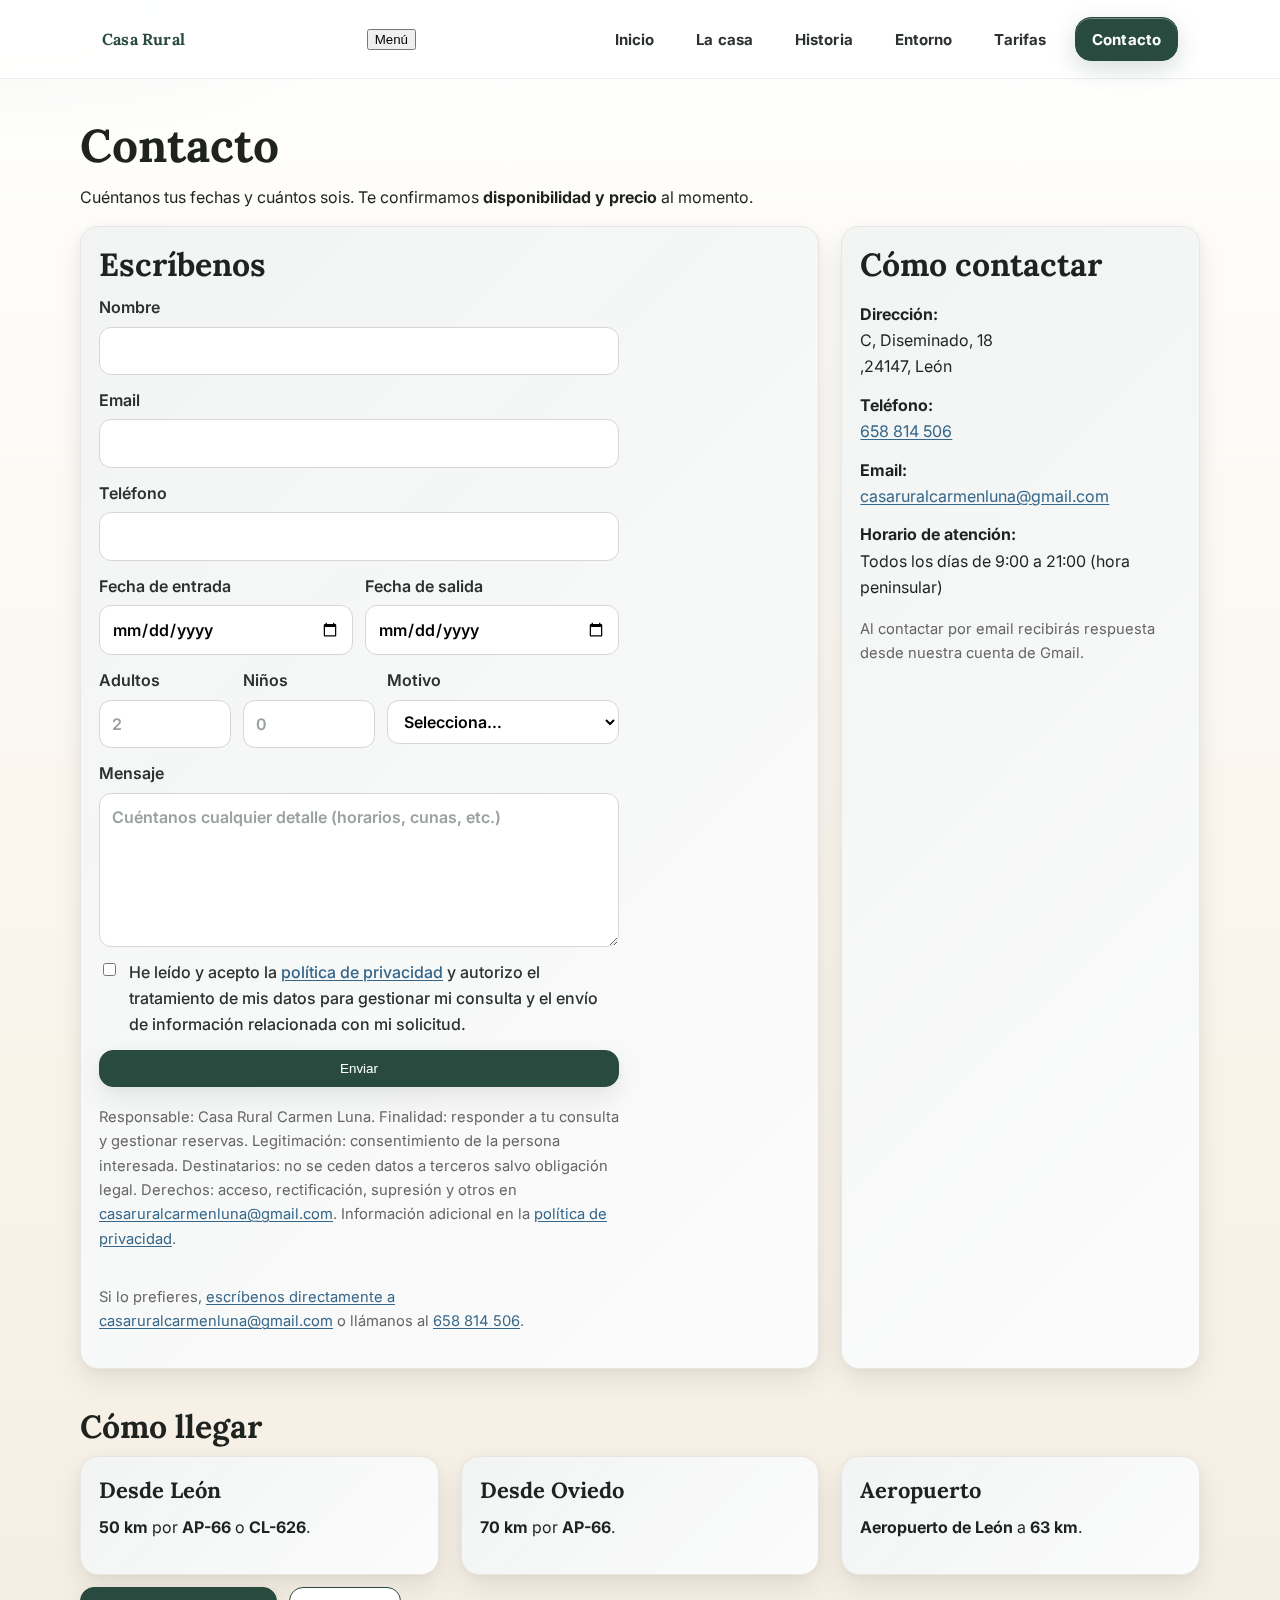
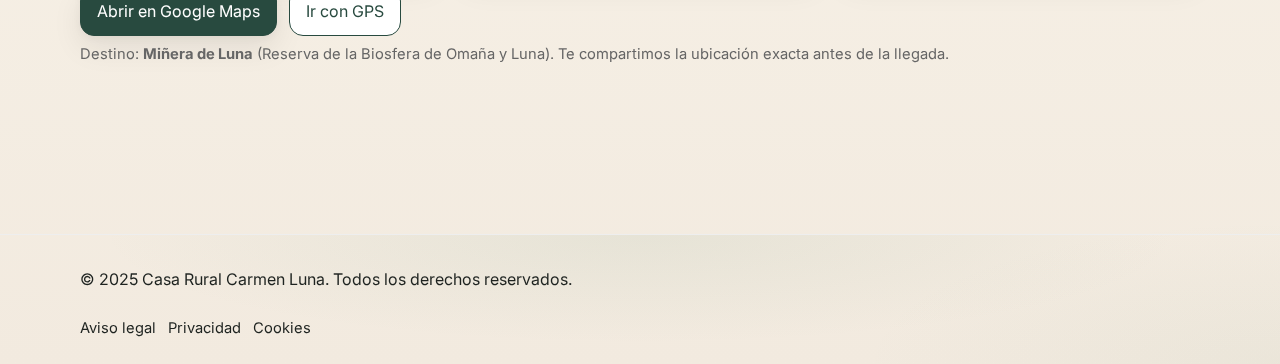
<file: contacto/index.html>
<!doctype html>
<html lang="es">
<head>
  <meta charset="utf-8">
  <meta name="viewport" content="width=device-width, initial-scale=1">
  <title>Contacto · Casa Rural Carmen Luna</title>
  <meta name="description" content="Contacto directo con Casa Rural Carmen Luna en Miñera de Luna. Consulta disponibilidad, tarifas y cómo llegar (AP-66 / CL-626). Botón para abrir en Google Maps.">
  <meta property="og:title" content="Contacto · Casa Rural Carmen Luna">
  <meta property="og:description" content="Escríbenos para reservar. A 50 km de León y 70 km de Oviedo. Aeropuerto de León a 63 km. Abre la ruta en Google Maps.">
  <meta property="og:type" content="website">
  <meta property="og:locale" content="es_ES">
  <link rel="preconnect" href="https://fonts.googleapis.com">
  <link rel="preconnect" href="https://fonts.gstatic.com" crossorigin>
  <link href="https://fonts.googleapis.com/css2?family=Lora:wght@400;600&family=Inter:wght@400;600&display=swap" rel="stylesheet">
  <link rel="stylesheet" href="/assets/css/styles.css?v=3">
  <link rel="icon" href="/assets/img/favicon.ico">
</head>
<body>
  <header class="site-header">
    <div class="container nav">
      <a class="brand" href="/">Casa Rural</a>
      <button class="nav-toggle" type="button" aria-expanded="false" aria-label="Abrir menú de navegación">
        <span class="nav-toggle__bars" aria-hidden="true"></span>
        <span class="nav-toggle__text">Menú</span>
      </button>
      <nav class="nav-menu">
        <a class="nav-link" href="/">Inicio</a>
        <a class="nav-link" href="/casa.html">La casa</a>
        <a class="nav-link" href="/historia.html">Historia</a>
        <a class="nav-link" href="/entorno.html">Entorno</a>
        <a class="nav-link" href="/tarifas.html">Tarifas</a>
        <a class="nav-link btn active" href="/contacto/">Contacto</a>
      </nav>
    </div>
  </header>
  
  <main class="container section">
    <h1>Contacto</h1>
    <p>Cuéntanos tus fechas y cuántos sois. Te confirmamos <strong>disponibilidad y precio</strong> al momento.</p>

    <div class="grid-3">
      <!-- FORMULARIO -->
      <div class="card" style="grid-column: span 2;">
        <h2 style="margin-top:0">Escríbenos</h2>
        <form name="contacto" method="POST" data-netlify="true" netlify-honeypot="bot-field" action="/gracias/" accept-charset="UTF-8" class="booking">
          <input type="hidden" name="form-name" value="contacto">
          <p style="display:none"><label>Si eres humano, deja esto vacío: <input name="bot-field"></label></p>

          <label>Nombre
            <input type="text" name="nombre" autocomplete="name" required>
          </label>
          <label>Email
            <input type="email" name="email" autocomplete="email" required>
          </label>
          <label>Teléfono
            <input type="tel" name="telefono" inputmode="tel" autocomplete="tel">
          </label>

          <div style="display:grid; grid-template-columns:repeat(2,1fr); gap:12px">
            <label>Fecha de entrada
              <input type="date" name="fecha_entrada">
            </label>
            <label>Fecha de salida
              <input type="date" name="fecha_salida">
            </label>
          </div>

          <div style="display:grid; grid-template-columns:repeat(3,1fr); gap:12px">
            <label>Adultos
              <input type="number" name="adultos" min="1" max="7" placeholder="2">
            </label>
            <label>Niños
              <input type="number" name="ninos" min="0" max="6" placeholder="0">
            </label>
            <label>Motivo
              <select name="motivo">
                <option value="">Selecciona…</option>
                <option>Escapada fin de semana</option>
                <option>Semana completa</option>
                <option>Puente / festivo</option>
                <option>Otro</option>
              </select>
            </label>
          </div>

          <label>Mensaje
            <textarea name="mensaje" rows="5" placeholder="Cuéntanos cualquier detalle (horarios, cunas, etc.)" required></textarea>
          </label>

          <label class="checkbox">
            <input type="checkbox" name="acepta_privacidad" value="si" required>
            <span>He leído y acepto la <a href="/privacidad.html">política de privacidad</a> y autorizo el tratamiento de mis datos para gestionar mi consulta y el envío de información relacionada con mi solicitud.</span>
          </label>

          <button class="btn primary" type="submit">Enviar</button>
          <p class="fine">Responsable: Casa Rural Carmen Luna. Finalidad: responder a tu consulta y gestionar reservas. Legitimación: consentimiento de la persona interesada. Destinatarios: no se ceden datos a terceros salvo obligación legal. Derechos: acceso, rectificación, supresión y otros en <a href="mailto:casaruralcarmenluna@gmail.com">casaruralcarmenluna@gmail.com</a>. Información adicional en la <a href="/privacidad.html">política de privacidad</a>.</p>
          <p class="fine">Si lo prefieres, <a href="mailto:casaruralcarmenluna@gmail.com">escríbenos directamente a casaruralcarmenluna@gmail.com</a> o llámanos al <a href="tel:+34658814506">658&nbsp;814&nbsp;506</a>.</p>
        </form>
      </div>

      <!-- INFORMACIÓN DE CONTACTO -->
      <div class="card">
        <h2 style="margin-top:0">Cómo contactar</h2>
        <ul style="display:grid; gap:12px; padding-left:0; list-style:none;">
          <li>
            <strong>Dirección:</strong><br>
            C, Diseminado, 18<br>
             ,24147, León
          </li>
          <li>
            <strong>Teléfono:</strong><br>
            <a href="tel:+34658814506">658&nbsp;814&nbsp;506</a>
          </li>
          <li>
            <strong>Email:</strong><br>
            <a href="mailto:casaruralcarmenluna@gmail.com">casaruralcarmenluna@gmail.com</a>
          </li>
          <li>
            <strong>Horario de atención:</strong><br>
            Todos los días de 9:00 a 21:00 (hora peninsular)
          </li>
        </ul>
        <p class="fine">Al contactar por email recibirás respuesta desde nuestra cuenta de Gmail.</p>
      </div>
    </div>

    <!-- CÓMO LLEGAR -->
    <section class="section" id="como-llegar" aria-labelledby="como-llegar-title">
      <h2 id="como-llegar-title">Cómo llegar</h2>
      <div class="grid-3">
        <div class="card">
          <h3>Desde León</h3>
          <p><strong>50 km</strong> por <strong>AP-66</strong> o <strong>CL-626</strong>.</p>
        </div>
        <div class="card">
          <h3>Desde Oviedo</h3>
          <p><strong>70 km</strong> por <strong>AP-66</strong>.</p>
        </div>
        <div class="card">
          <h3>Aeropuerto</h3>
          <p><strong>Aeropuerto de León</strong> a <strong>63 km</strong>.</p>
        </div>
      </div>

      <!-- Botones Google Maps -->
      <div class="cta-row" style="margin-top:12px; display:flex; gap:12px; flex-wrap:wrap">
        <a class="btn primary" href="https://maps.app.goo.gl/unbkB8VmdZhevLoY6" target="_blank" rel="noopener noreferrer">Abrir en Google Maps</a>
        <a class="btn ghost" href="https://maps.app.goo.gl/unbkB8VmdZhevLoY6" target="_blank" rel="noopener noreferrer">Ir con GPS</a>
      </div>

      <p class="fine">Destino: <strong>Miñera de Luna</strong> (Reserva de la Biosfera de Omaña y Luna). Te compartimos la ubicación exacta antes de la llegada.</p>
    </section>

  </main>

  <footer class="site-footer">
    <div class="container">
      <p>© 2025 Casa Rural Carmen Luna. Todos los derechos reservados.</p>
      <nav aria-label="Información legal">
        <a href="/aviso-legal.html">Aviso legal</a>
        <a href="/privacidad.html">Privacidad</a>
        <a href="/cookies.html">Cookies</a>
      </nav>
    </div>
  </footer>
  <script src="/assets/js/main.js"></script>
</body>
</html>
</file>
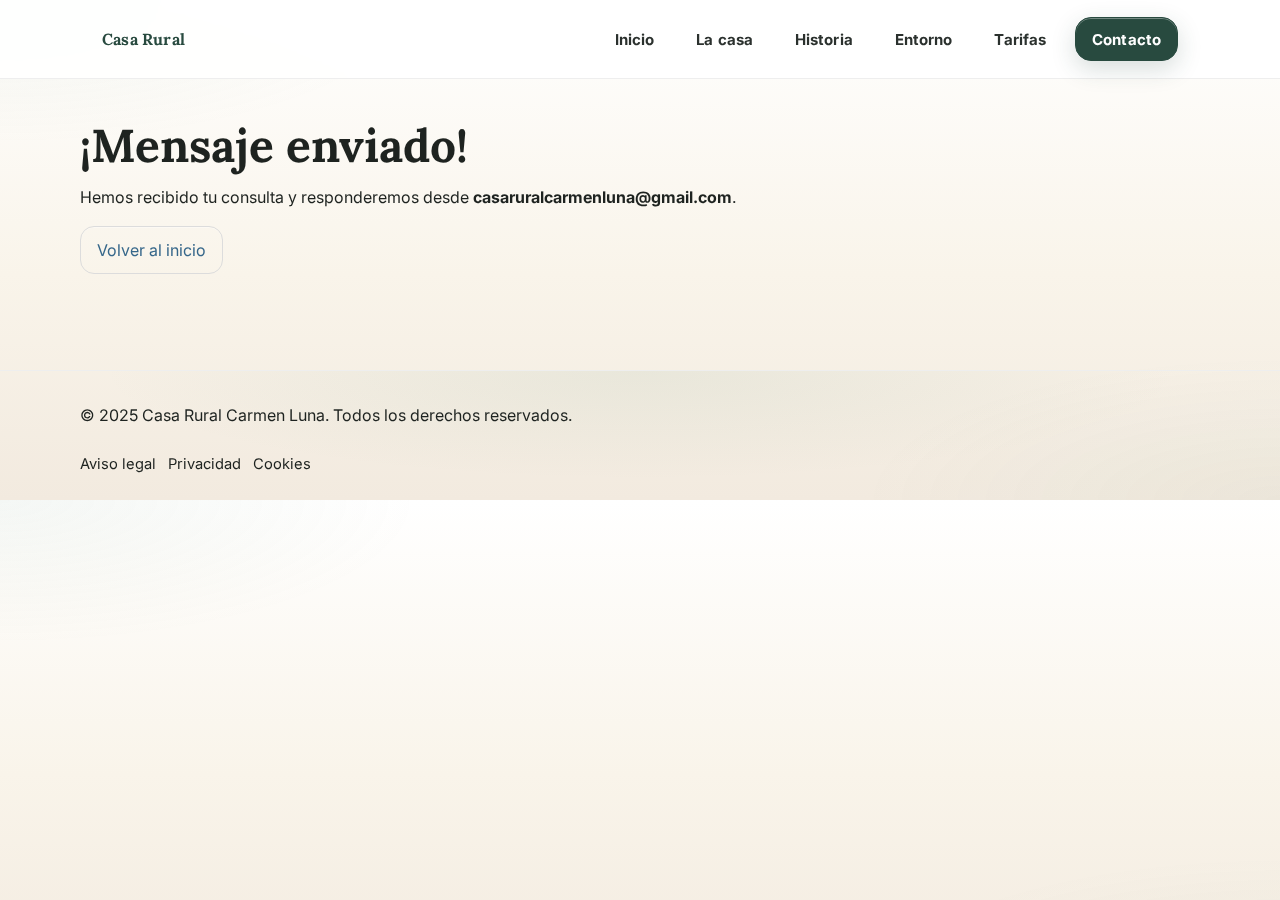
<file: gracias/index.html>
<!doctype html>
<html lang="es">
<head>
  <meta charset="utf-8">
  <meta name="viewport" content="width=device-width, initial-scale=1">
  <title>Gracias · Casa Rural Carmen Luna</title>
  <meta name="description" content="Confirmación de envío del formulario de contacto de Casa Rural Carmen Luna.">
  <link rel="preconnect" href="https://fonts.googleapis.com">
  <link rel="preconnect" href="https://fonts.gstatic.com" crossorigin>
  <link href="https://fonts.googleapis.com/css2?family=Lora:wght@400;600&family=Inter:wght@400;600&display=swap" rel="stylesheet">
  <link rel="stylesheet" href="/assets/css/styles.css?v=3">
  <link rel="icon" href="/assets/img/favicon.ico">
</head>
<body>
  <header class="site-header">
    <div class="container nav">
      <a class="brand" href="/">Casa Rural</a>
      <nav>
        <a class="nav-link" href="/">Inicio</a>
        <a class="nav-link" href="/casa.html">La casa</a>
        <a class="nav-link" href="/historia.html">Historia</a>
        <a class="nav-link" href="/entorno.html">Entorno</a>
        <a class="nav-link" href="/tarifas.html">Tarifas</a>
        <a class="nav-link btn" href="/contacto/">Contacto</a>
      </nav>
    </div>
  </header>

  <main class="container section">
    <h1>¡Mensaje enviado!</h1>
    <p>Hemos recibido tu consulta y responderemos desde <strong>casaruralcarmenluna@gmail.com</strong>.</p>
    <a class="btn" href="/">Volver al inicio</a>
  </main>

  <footer class="site-footer">
    <div class="container">
      <p>© 2025 Casa Rural Carmen Luna. Todos los derechos reservados.</p>
      <nav aria-label="Información legal">
        <a href="/aviso-legal.html">Aviso legal</a>
        <a href="/privacidad.html">Privacidad</a>
        <a href="/cookies.html">Cookies</a>
      </nav>
    </div>
  </footer>
  <script src="/assets/js/main.js"></script>
</body>
</html>
</file>
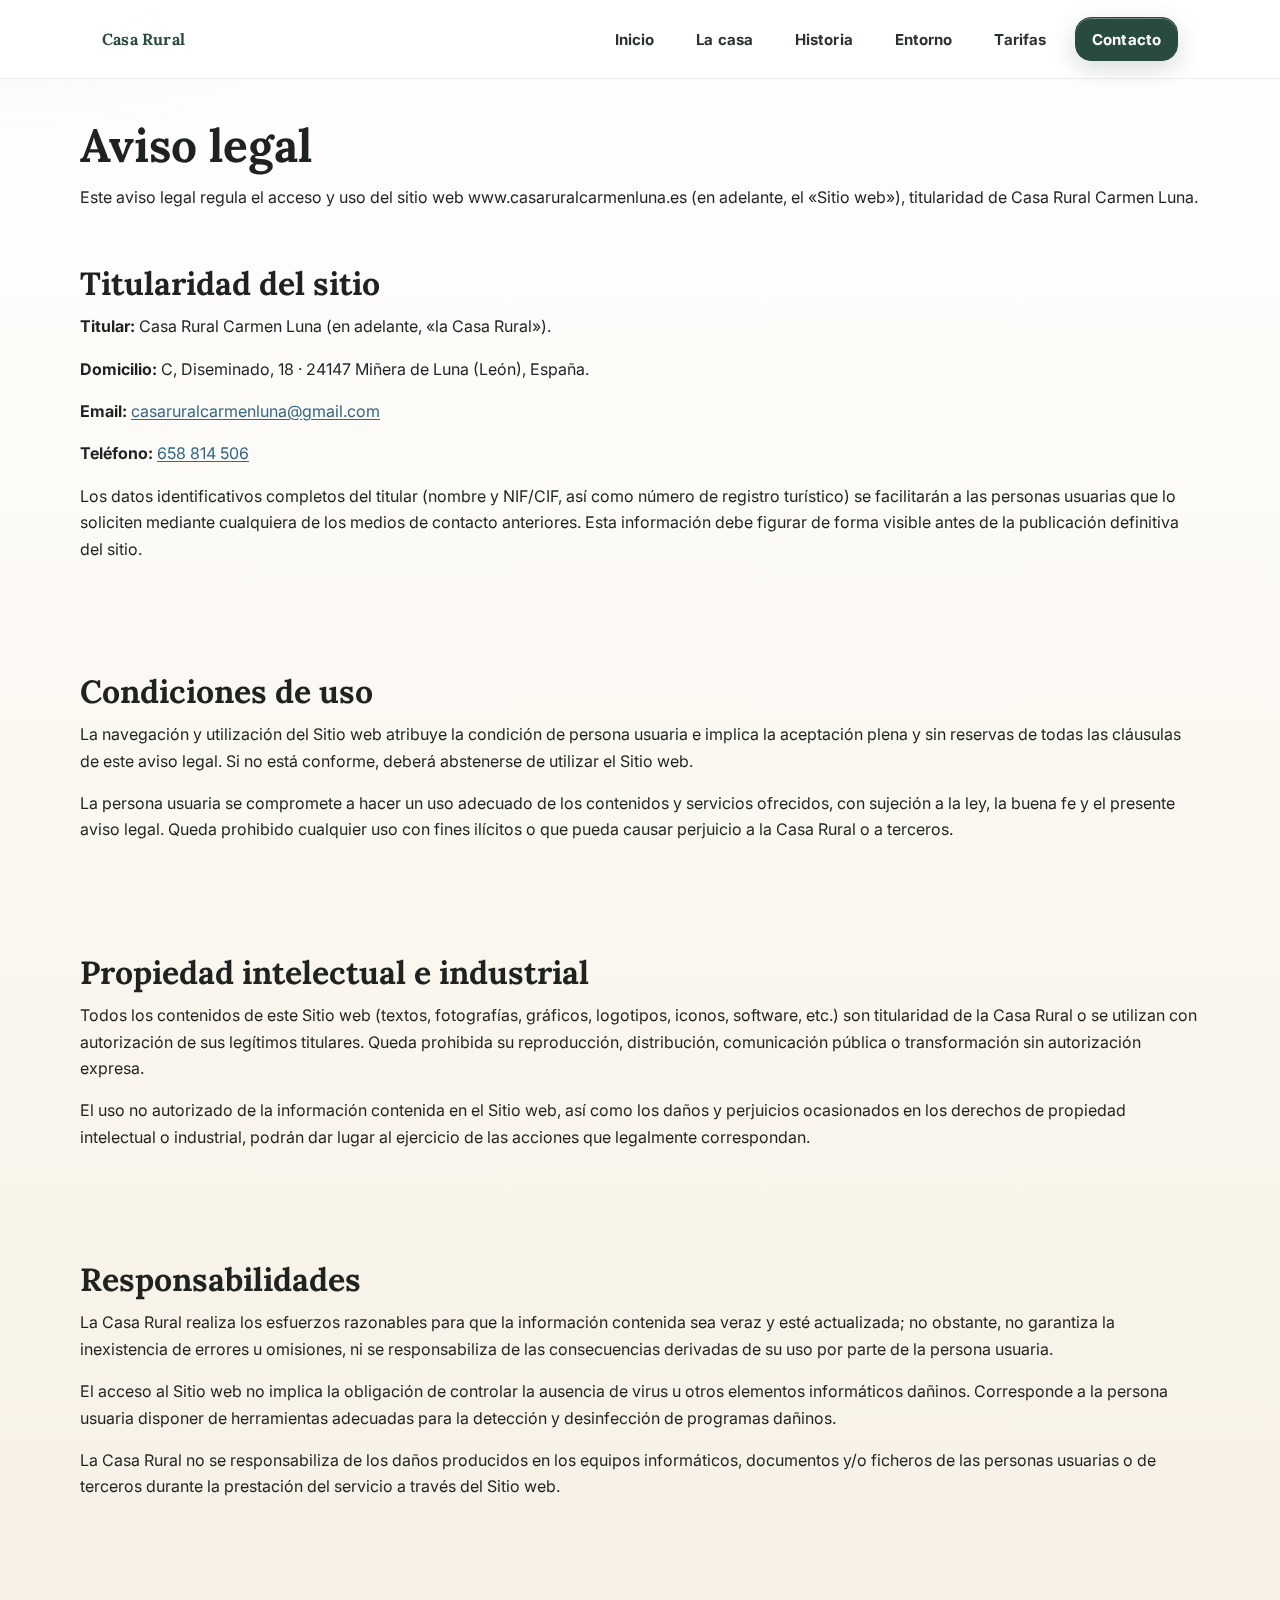
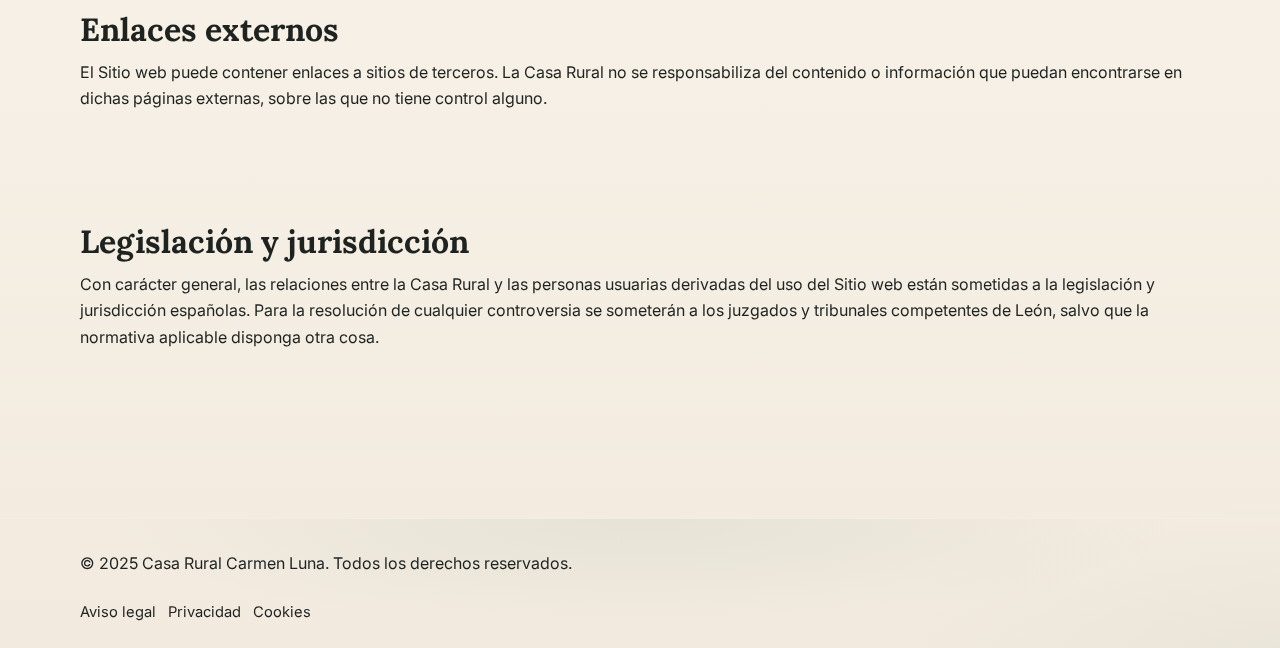
<file: aviso-legal.html>
<!doctype html>
<html lang="es">
<head>
  <meta charset="utf-8">
  <meta name="viewport" content="width=device-width, initial-scale=1">
  <title>Aviso legal · Casa Rural Carmen Luna</title>
  <meta name="description" content="Aviso legal y condiciones de uso de Casa Rural Carmen Luna en Miñera de Luna (León). Información sobre titularidad, responsabilidades y normativa aplicable.">
  <meta property="og:title" content="Aviso legal · Casa Rural Carmen Luna">
  <meta property="og:description" content="Condiciones de uso del sitio web, datos de contacto del titular y normativa aplicable.">
  <meta property="og:type" content="website">
  <meta property="og:locale" content="es_ES">
  <link rel="preconnect" href="https://fonts.googleapis.com">
  <link rel="preconnect" href="https://fonts.gstatic.com" crossorigin>
  <link href="https://fonts.googleapis.com/css2?family=Lora:wght@400;600&family=Inter:wght@400;600&display=swap" rel="stylesheet">
  <link rel="stylesheet" href="/assets/css/styles.css?v=3">
  <link rel="icon" href="/assets/img/favicon.ico">
</head>
<body>
  <header class="site-header">
    <div class="container nav">
      <a class="brand" href="/">Casa Rural</a>
      <nav>
        <a class="nav-link" href="/">Inicio</a>
        <a class="nav-link" href="/casa.html">La casa</a>
        <a class="nav-link" href="/historia.html">Historia</a>
        <a class="nav-link" href="/entorno.html">Entorno</a>
        <a class="nav-link" href="/tarifas.html">Tarifas</a>
        <a class="nav-link btn" href="/contacto/">Contacto</a>
      </nav>
    </div>
  </header>

  <main class="container section">
    <h1>Aviso legal</h1>
    <p>Este aviso legal regula el acceso y uso del sitio web www.casaruralcarmenluna.es (en adelante, el «Sitio web»), titularidad de Casa Rural Carmen Luna.</p>

    <section class="section" aria-labelledby="titular">
      <h2 id="titular">Titularidad del sitio</h2>
      <p><strong>Titular:</strong> Casa Rural Carmen Luna (en adelante, «la Casa Rural»).</p>
      <p><strong>Domicilio:</strong> C, Diseminado, 18 · 24147 Miñera de Luna (León), España.</p>
      <p><strong>Email:</strong> <a href="mailto:casaruralcarmenluna@gmail.com">casaruralcarmenluna@gmail.com</a></p>
      <p><strong>Teléfono:</strong> <a href="tel:+34658814506">658&nbsp;814&nbsp;506</a></p>
      <p>Los datos identificativos completos del titular (nombre y NIF/CIF, así como número de registro turístico) se facilitarán a las personas usuarias que lo soliciten mediante cualquiera de los medios de contacto anteriores. Esta información debe figurar de forma visible antes de la publicación definitiva del sitio.</p>
    </section>

    <section class="section" aria-labelledby="uso">
      <h2 id="uso">Condiciones de uso</h2>
      <p>La navegación y utilización del Sitio web atribuye la condición de persona usuaria e implica la aceptación plena y sin reservas de todas las cláusulas de este aviso legal. Si no está conforme, deberá abstenerse de utilizar el Sitio web.</p>
      <p>La persona usuaria se compromete a hacer un uso adecuado de los contenidos y servicios ofrecidos, con sujeción a la ley, la buena fe y el presente aviso legal. Queda prohibido cualquier uso con fines ilícitos o que pueda causar perjuicio a la Casa Rural o a terceros.</p>
    </section>

    <section class="section" aria-labelledby="propiedad">
      <h2 id="propiedad">Propiedad intelectual e industrial</h2>
      <p>Todos los contenidos de este Sitio web (textos, fotografías, gráficos, logotipos, iconos, software, etc.) son titularidad de la Casa Rural o se utilizan con autorización de sus legítimos titulares. Queda prohibida su reproducción, distribución, comunicación pública o transformación sin autorización expresa.</p>
      <p>El uso no autorizado de la información contenida en el Sitio web, así como los daños y perjuicios ocasionados en los derechos de propiedad intelectual o industrial, podrán dar lugar al ejercicio de las acciones que legalmente correspondan.</p>
    </section>

    <section class="section" aria-labelledby="responsabilidad">
      <h2 id="responsabilidad">Responsabilidades</h2>
      <p>La Casa Rural realiza los esfuerzos razonables para que la información contenida sea veraz y esté actualizada; no obstante, no garantiza la inexistencia de errores u omisiones, ni se responsabiliza de las consecuencias derivadas de su uso por parte de la persona usuaria.</p>
      <p>El acceso al Sitio web no implica la obligación de controlar la ausencia de virus u otros elementos informáticos dañinos. Corresponde a la persona usuaria disponer de herramientas adecuadas para la detección y desinfección de programas dañinos.</p>
      <p>La Casa Rural no se responsabiliza de los daños producidos en los equipos informáticos, documentos y/o ficheros de las personas usuarias o de terceros durante la prestación del servicio a través del Sitio web.</p>
    </section>

    <section class="section" aria-labelledby="enlaces">
      <h2 id="enlaces">Enlaces externos</h2>
      <p>El Sitio web puede contener enlaces a sitios de terceros. La Casa Rural no se responsabiliza del contenido o información que puedan encontrarse en dichas páginas externas, sobre las que no tiene control alguno.</p>
    </section>

    <section class="section" aria-labelledby="legislacion">
      <h2 id="legislacion">Legislación y jurisdicción</h2>
      <p>Con carácter general, las relaciones entre la Casa Rural y las personas usuarias derivadas del uso del Sitio web están sometidas a la legislación y jurisdicción españolas. Para la resolución de cualquier controversia se someterán a los juzgados y tribunales competentes de León, salvo que la normativa aplicable disponga otra cosa.</p>
    </section>
  </main>

  <footer class="site-footer">
    <div class="container">
      <p>© 2025 Casa Rural Carmen Luna. Todos los derechos reservados.</p>
      <nav aria-label="Información legal">
        <a href="/aviso-legal.html">Aviso legal</a>
        <a href="/privacidad.html">Privacidad</a>
        <a href="/cookies.html">Cookies</a>
      </nav>
    </div>
  </footer>
  <script src="/assets/js/main.js"></script>
</body>
</html>
</file>
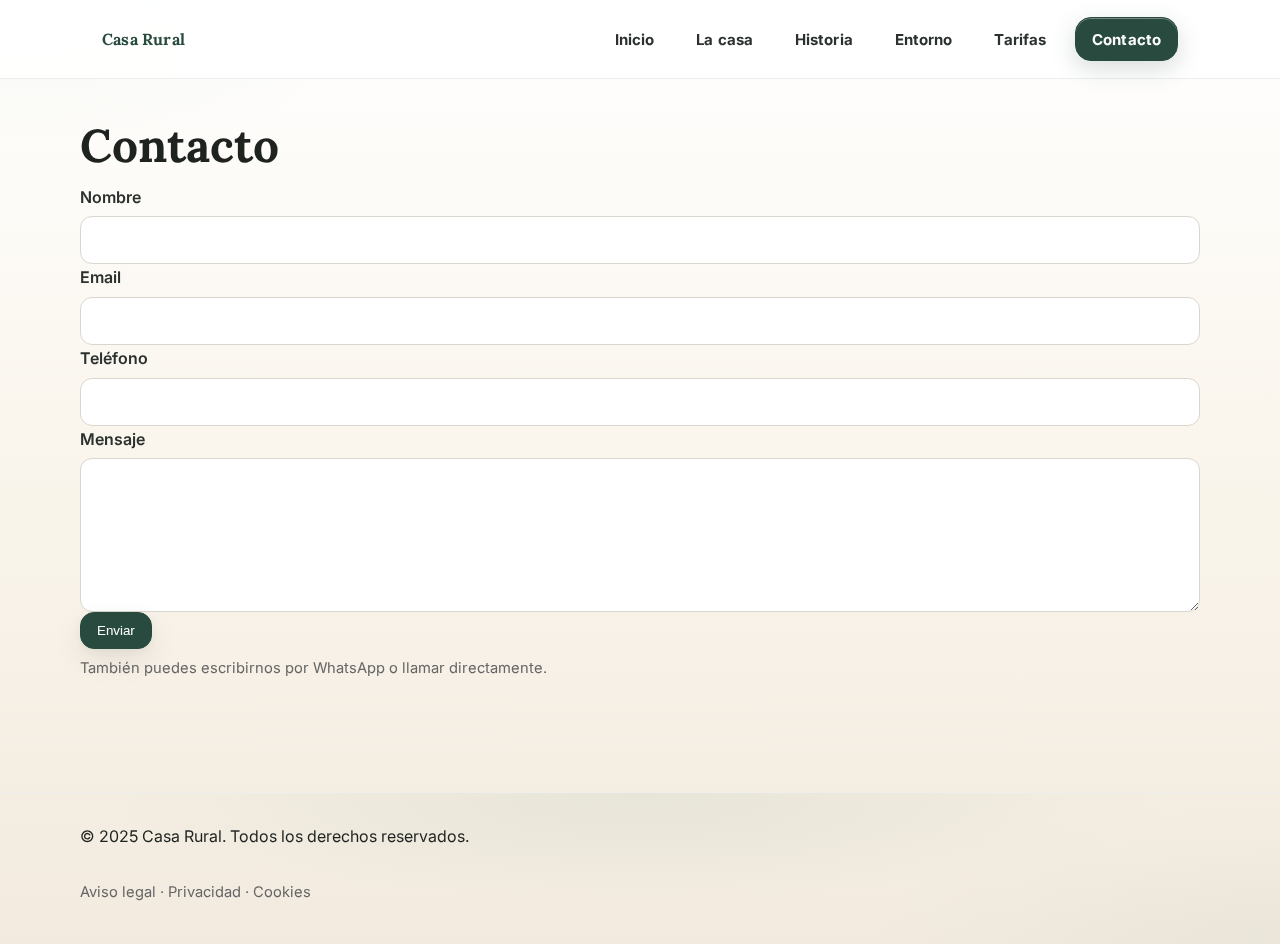
<file: contacto.html>
<!doctype html>
<html lang="es">
<head>
  <meta charset="utf-8">
  <meta name="viewport" content="width=device-width, initial-scale=1">
  <title>Contacto · Casa Rural</title>
  <meta name="description" content="Casa rural en Luna (León). Naturaleza, descanso y escapadas.">
  <meta property="og:title" content="Contacto · Casa Rural">
  <meta property="og:description" content="Casa rural en Luna (León). Naturaleza, descanso y escapadas.">
  <meta property="og:type" content="website">
  <meta property="og:locale" content="es_ES">
  <link rel="preconnect" href="https://fonts.googleapis.com">
  <link rel="preconnect" href="https://fonts.gstatic.com" crossorigin>
  <link href="https://fonts.googleapis.com/css2?family=Lora:wght@400;600&family=Inter:wght@400;600&display=swap" rel="stylesheet">
  <link rel="stylesheet" href="assets/css/styles.css">
  <link rel="icon" href="assets/img/favicon.ico">
</head>
<body>
  <header class="site-header">
    <div class="container nav">
      <a class="brand" href="index.html">Casa Rural</a>
      <nav>
        <a class="nav-link " href="index.html">Inicio</a>
        <a class="nav-link " href="casa.html">La casa</a>
        <a class="nav-link " href="historia.html">Historia</a>
        <a class="nav-link " href="entorno.html">Entorno</a>
        <a class="nav-link " href="tarifas.html">Tarifas</a>
        <a class="nav-link btn" href="contacto.html">Contacto</a>
      </nav>
    </div>
  </header>
  
<main class="container section">
  <h1>Contacto</h1>
  <form class="contact-form" onsubmit="event.preventDefault(); alert('¡Gracias! Te responderemos pronto.');">
    <label>Nombre<input type="text" name="nombre" required></label>
    <label>Email<input type="email" name="email" required></label>
    <label>Teléfono<input type="tel" name="telefono"></label>
    <label>Mensaje<textarea name="mensaje" rows="5" required></textarea></label>
    <button class="btn primary" type="submit">Enviar</button>
  </form>
  <p class="fine">También puedes escribirnos por WhatsApp o llamar directamente.</p>
</main>

  <footer class="site-footer">
    <div class="container">
      <p>© 2025 Casa Rural. Todos los derechos reservados.</p>
      <p class="fine">Aviso legal · Privacidad · Cookies</p>
    </div>
  </footer>
  <script src="assets/js/main.js"></script>
</body>
</html>
</file>
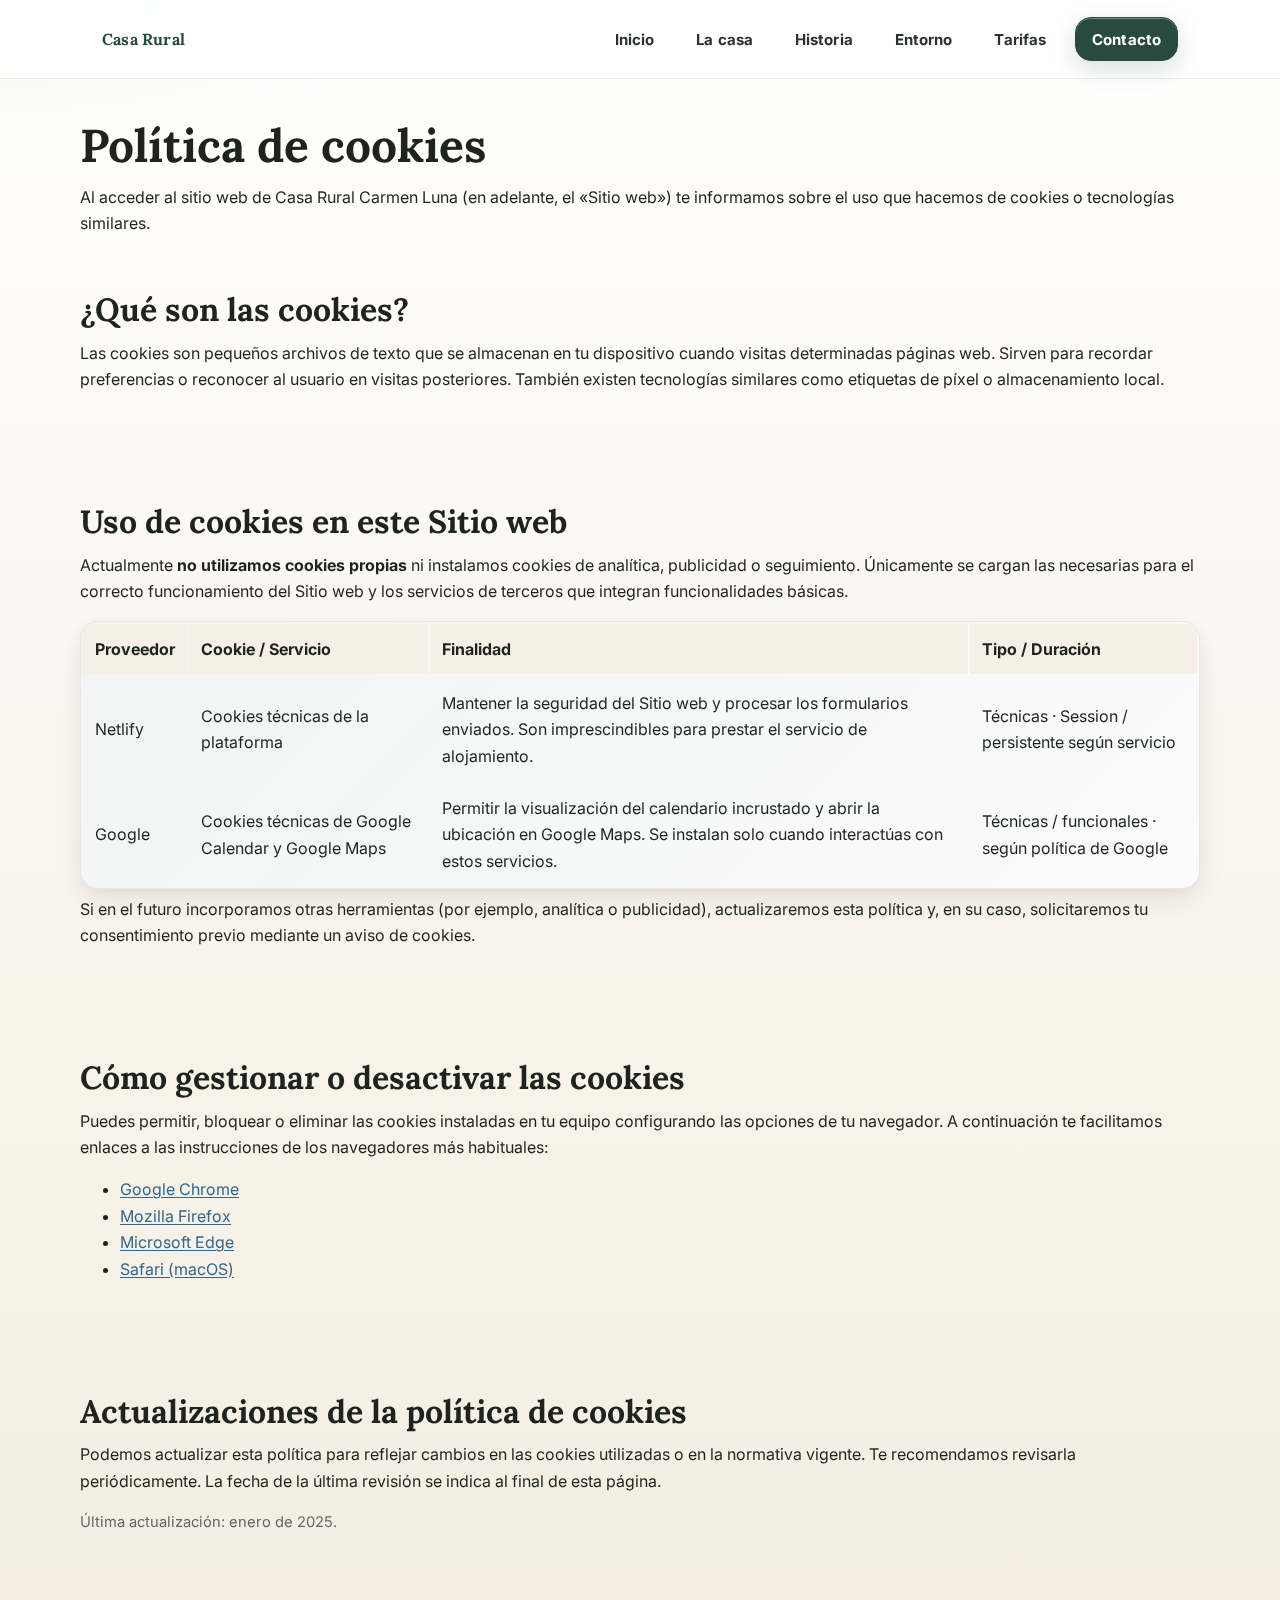
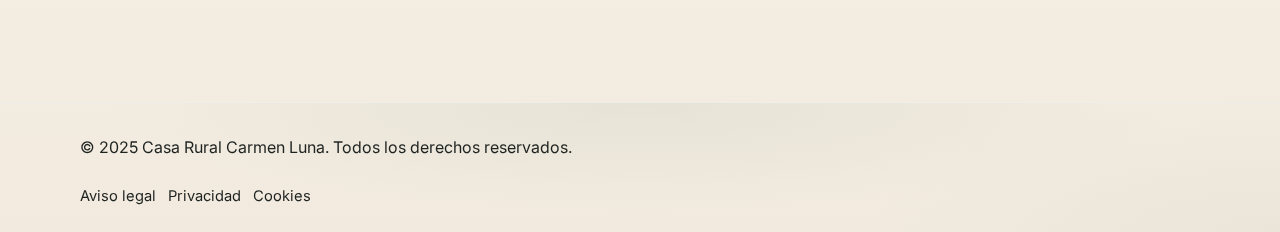
<file: cookies.html>
<!doctype html>
<html lang="es">
<head>
  <meta charset="utf-8">
  <meta name="viewport" content="width=device-width, initial-scale=1">
  <title>Política de cookies · Casa Rural Carmen Luna</title>
  <meta name="description" content="Información sobre el uso de cookies en Casa Rural Carmen Luna. Detalle de cookies propias y de terceros, su finalidad y cómo desactivarlas.">
  <meta property="og:title" content="Política de cookies · Casa Rural Carmen Luna">
  <meta property="og:description" content="Consulta qué cookies utiliza el sitio web y cómo gestionarlas desde tu navegador.">
  <meta property="og:type" content="website">
  <meta property="og:locale" content="es_ES">
  <link rel="preconnect" href="https://fonts.googleapis.com">
  <link rel="preconnect" href="https://fonts.gstatic.com" crossorigin>
  <link href="https://fonts.googleapis.com/css2?family=Lora:wght@400;600&family=Inter:wght@400;600&display=swap" rel="stylesheet">
  <link rel="stylesheet" href="assets/css/styles.css?v=3">
  <link rel="icon" href="assets/img/favicon.ico">
</head>
<body>
  <header class="site-header">
    <div class="container nav">
      <a class="brand" href="index.html">Casa Rural</a>
      <nav>
        <a class="nav-link" href="index.html">Inicio</a>
        <a class="nav-link" href="casa.html">La casa</a>
        <a class="nav-link" href="historia.html">Historia</a>
        <a class="nav-link" href="entorno.html">Entorno</a>
        <a class="nav-link" href="tarifas.html">Tarifas</a>
        <a class="nav-link btn" href="contacto.html">Contacto</a>
      </nav>
    </div>
  </header>

  <main class="container section">
    <h1>Política de cookies</h1>
    <p>Al acceder al sitio web de Casa Rural Carmen Luna (en adelante, el «Sitio web») te informamos sobre el uso que hacemos de cookies o tecnologías similares.</p>

    <section class="section" aria-labelledby="que-es">
      <h2 id="que-es">¿Qué son las cookies?</h2>
      <p>Las cookies son pequeños archivos de texto que se almacenan en tu dispositivo cuando visitas determinadas páginas web. Sirven para recordar preferencias o reconocer al usuario en visitas posteriores. También existen tecnologías similares como etiquetas de píxel o almacenamiento local.</p>
    </section>

    <section class="section" aria-labelledby="uso">
      <h2 id="uso">Uso de cookies en este Sitio web</h2>
      <p>Actualmente <strong>no utilizamos cookies propias</strong> ni instalamos cookies de analítica, publicidad o seguimiento. Únicamente se cargan las necesarias para el correcto funcionamiento del Sitio web y los servicios de terceros que integran funcionalidades básicas.</p>
      <table class="card" style="padding:0; overflow:hidden;">
        <caption class="visually-hidden">Listado de cookies utilizadas</caption>
        <thead style="background:#f5efe6;">
          <tr>
            <th style="text-align:left; padding:12px;">Proveedor</th>
            <th style="text-align:left; padding:12px;">Cookie / Servicio</th>
            <th style="text-align:left; padding:12px;">Finalidad</th>
            <th style="text-align:left; padding:12px;">Tipo / Duración</th>
          </tr>
        </thead>
        <tbody>
          <tr>
            <td style="padding:12px;">Netlify</td>
            <td style="padding:12px;">Cookies técnicas de la plataforma</td>
            <td style="padding:12px;">Mantener la seguridad del Sitio web y procesar los formularios enviados. Son imprescindibles para prestar el servicio de alojamiento.</td>
            <td style="padding:12px;">Técnicas · Session / persistente según servicio</td>
          </tr>
          <tr>
            <td style="padding:12px;">Google</td>
            <td style="padding:12px;">Cookies técnicas de Google Calendar y Google Maps</td>
            <td style="padding:12px;">Permitir la visualización del calendario incrustado y abrir la ubicación en Google Maps. Se instalan solo cuando interactúas con estos servicios.</td>
            <td style="padding:12px;">Técnicas / funcionales · según política de Google</td>
          </tr>
        </tbody>
      </table>
      <p>Si en el futuro incorporamos otras herramientas (por ejemplo, analítica o publicidad), actualizaremos esta política y, en su caso, solicitaremos tu consentimiento previo mediante un aviso de cookies.</p>
    </section>

    <section class="section" aria-labelledby="gestionar">
      <h2 id="gestionar">Cómo gestionar o desactivar las cookies</h2>
      <p>Puedes permitir, bloquear o eliminar las cookies instaladas en tu equipo configurando las opciones de tu navegador. A continuación te facilitamos enlaces a las instrucciones de los navegadores más habituales:</p>
      <ul>
        <li><a href="https://support.google.com/chrome/answer/95647" target="_blank" rel="noopener noreferrer">Google Chrome</a></li>
        <li><a href="https://support.mozilla.org/es/kb/Borrar%20cookies" target="_blank" rel="noopener noreferrer">Mozilla Firefox</a></li>
        <li><a href="https://support.microsoft.com/es-es/microsoft-edge/eliminar-cookies-en-microsoft-edge-63947406-40ac-c3b8-57b9-2a946a29ae09" target="_blank" rel="noopener noreferrer">Microsoft Edge</a></li>
        <li><a href="https://support.apple.com/es-es/guide/safari/sfri11471/mac" target="_blank" rel="noopener noreferrer">Safari (macOS)</a></li>
      </ul>
    </section>

    <section class="section" aria-labelledby="actualizaciones">
      <h2 id="actualizaciones">Actualizaciones de la política de cookies</h2>
      <p>Podemos actualizar esta política para reflejar cambios en las cookies utilizadas o en la normativa vigente. Te recomendamos revisarla periódicamente. La fecha de la última revisión se indica al final de esta página.</p>
      <p class="fine">Última actualización: enero de 2025.</p>
    </section>
  </main>

  <footer class="site-footer">
    <div class="container">
      <p>© 2025 Casa Rural Carmen Luna. Todos los derechos reservados.</p>
      <nav aria-label="Información legal">
        <a href="aviso-legal.html">Aviso legal</a>
        <a href="privacidad.html">Privacidad</a>
        <a href="cookies.html">Cookies</a>
      </nav>
    </div>
  </footer>
  <script src="assets/js/main.js"></script>
</body>
</html>
</file>
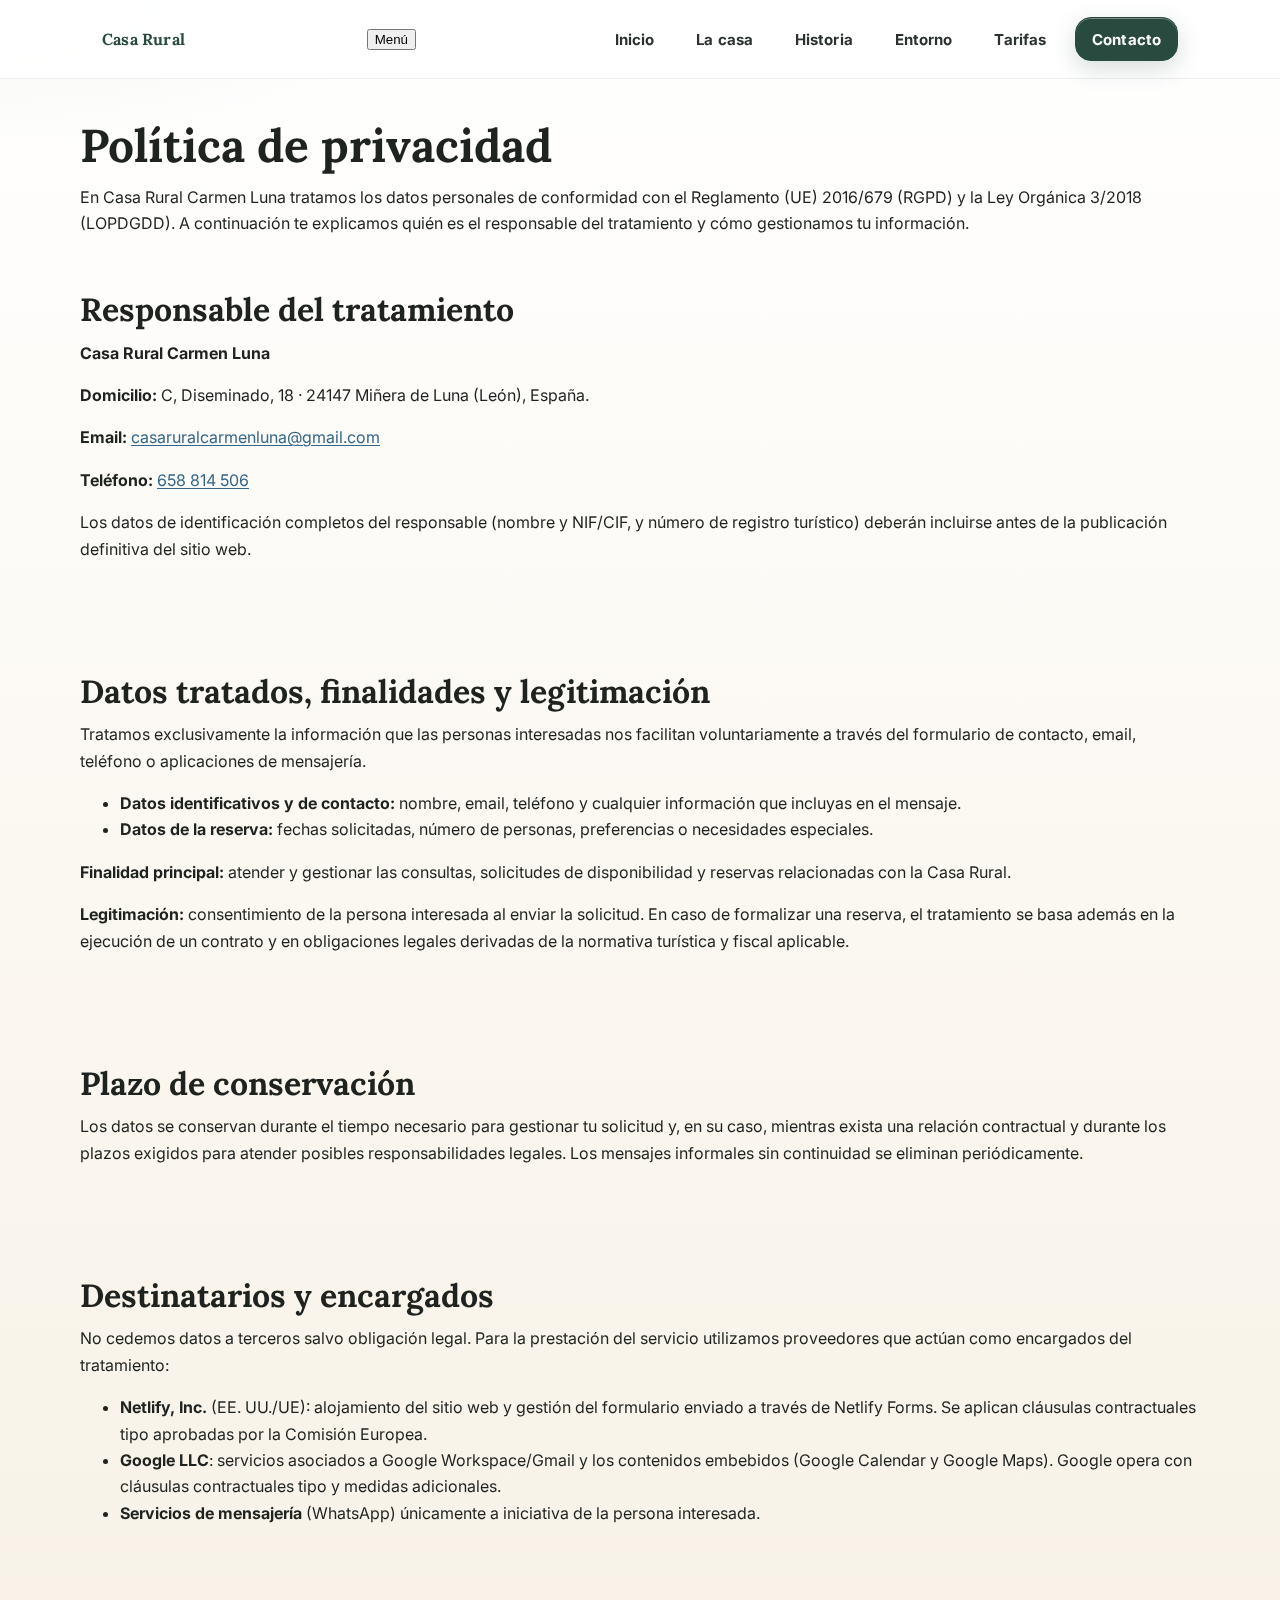
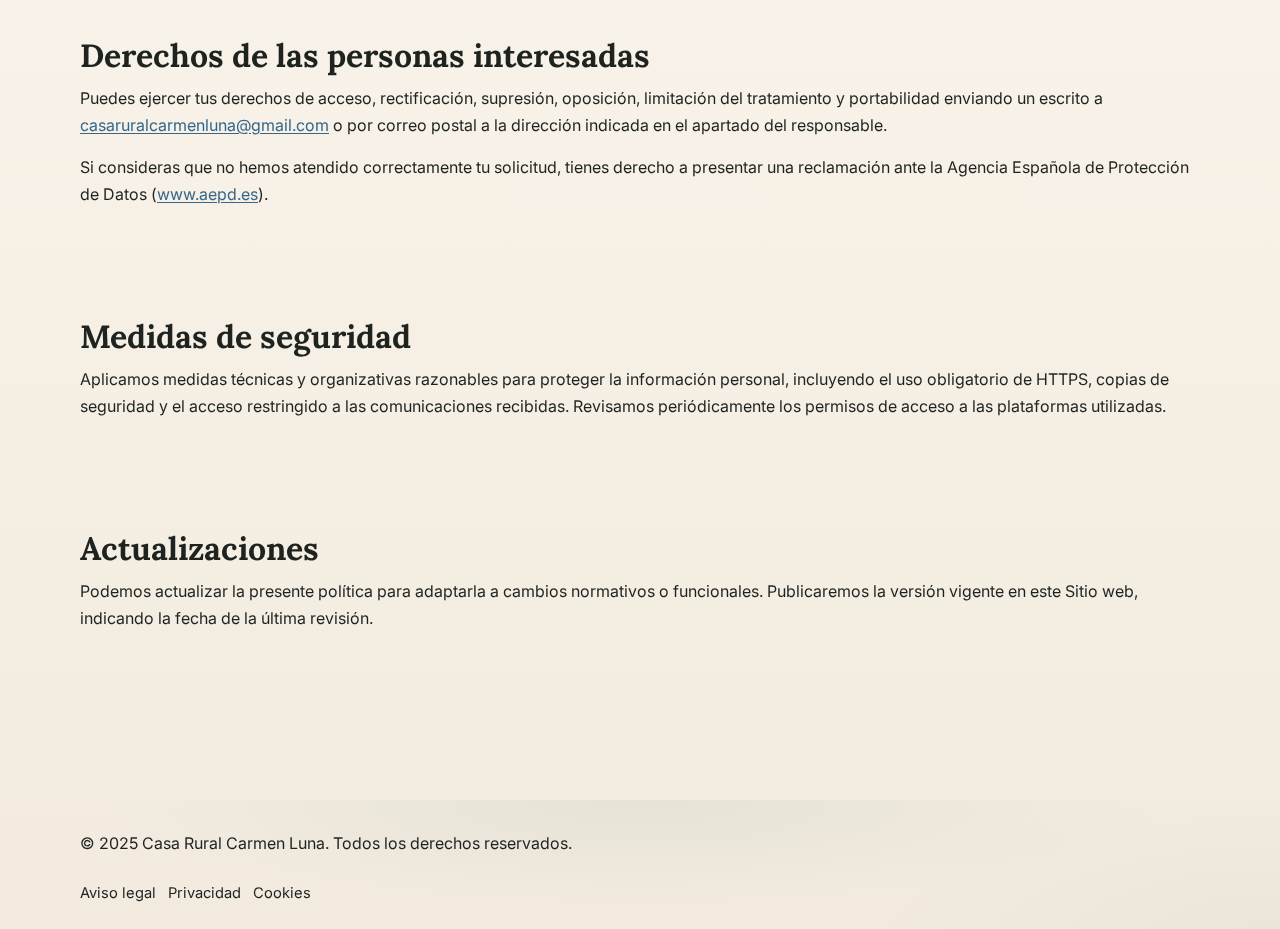
<file: privacidad.html>
<!doctype html>
<html lang="es">
<head>
  <meta charset="utf-8">
  <meta name="viewport" content="width=device-width, initial-scale=1">
  <title>Política de privacidad · Casa Rural Carmen Luna</title>
  <meta name="description" content="Política de privacidad y protección de datos de Casa Rural Carmen Luna. Información sobre responsable del tratamiento, finalidades, legitimación, conservación y derechos RGPD.">
  <meta property="og:title" content="Política de privacidad · Casa Rural Carmen Luna">
  <meta property="og:description" content="Conoce cómo tratamos tus datos personales, tus derechos y con quién los compartimos.">
  <meta property="og:type" content="website">
  <meta property="og:locale" content="es_ES">
  <link rel="preconnect" href="https://fonts.googleapis.com">
  <link rel="preconnect" href="https://fonts.gstatic.com" crossorigin>
  <link href="https://fonts.googleapis.com/css2?family=Lora:wght@400;600&family=Inter:wght@400;600&display=swap" rel="stylesheet">
  <link rel="stylesheet" href="/assets/css/styles.css?v=3">
  <link rel="icon" href="/assets/img/favicon.ico">
</head>
<body>
  <header class="site-header">
    <div class="container nav">
      <a class="brand" href="/">Casa Rural</a>
      <button class="nav-toggle" type="button" aria-expanded="false" aria-label="Abrir menú de navegación">
        <span class="nav-toggle__bars" aria-hidden="true"></span>
        <span class="nav-toggle__text">Menú</span>
      </button>
      <nav class="nav-menu">
        <a class="nav-link" href="/">Inicio</a>
        <a class="nav-link" href="/casa.html">La casa</a>
        <a class="nav-link" href="/historia.html">Historia</a>
        <a class="nav-link" href="/entorno.html">Entorno</a>
        <a class="nav-link" href="/tarifas.html">Tarifas</a>
        <a class="nav-link btn" href="/contacto/">Contacto</a>
      </nav>
    </div>
  </header>

  <main class="container section">
    <h1>Política de privacidad</h1>
    <p>En Casa Rural Carmen Luna tratamos los datos personales de conformidad con el Reglamento (UE) 2016/679 (RGPD) y la Ley Orgánica 3/2018 (LOPDGDD). A continuación te explicamos quién es el responsable del tratamiento y cómo gestionamos tu información.</p>

    <section class="section" aria-labelledby="responsable">
      <h2 id="responsable">Responsable del tratamiento</h2>
      <p><strong>Casa Rural Carmen Luna</strong></p>
      <p><strong>Domicilio:</strong> C, Diseminado, 18 · 24147 Miñera de Luna (León), España.</p>
      <p><strong>Email:</strong> <a href="mailto:casaruralcarmenluna@gmail.com">casaruralcarmenluna@gmail.com</a></p>
      <p><strong>Teléfono:</strong> <a href="tel:+34658814506">658&nbsp;814&nbsp;506</a></p>
      <p>Los datos de identificación completos del responsable (nombre y NIF/CIF, y número de registro turístico) deberán incluirse antes de la publicación definitiva del sitio web.</p>
    </section>

    <section class="section" aria-labelledby="datos">
      <h2 id="datos">Datos tratados, finalidades y legitimación</h2>
      <p>Tratamos exclusivamente la información que las personas interesadas nos facilitan voluntariamente a través del formulario de contacto, email, teléfono o aplicaciones de mensajería.</p>
      <ul>
        <li><strong>Datos identificativos y de contacto:</strong> nombre, email, teléfono y cualquier información que incluyas en el mensaje.</li>
        <li><strong>Datos de la reserva:</strong> fechas solicitadas, número de personas, preferencias o necesidades especiales.</li>
      </ul>
      <p><strong>Finalidad principal:</strong> atender y gestionar las consultas, solicitudes de disponibilidad y reservas relacionadas con la Casa Rural.</p>
      <p><strong>Legitimación:</strong> consentimiento de la persona interesada al enviar la solicitud. En caso de formalizar una reserva, el tratamiento se basa además en la ejecución de un contrato y en obligaciones legales derivadas de la normativa turística y fiscal aplicable.</p>
    </section>

    <section class="section" aria-labelledby="conservacion">
      <h2 id="conservacion">Plazo de conservación</h2>
      <p>Los datos se conservan durante el tiempo necesario para gestionar tu solicitud y, en su caso, mientras exista una relación contractual y durante los plazos exigidos para atender posibles responsabilidades legales. Los mensajes informales sin continuidad se eliminan periódicamente.</p>
    </section>

    <section class="section" aria-labelledby="destinatarios">
      <h2 id="destinatarios">Destinatarios y encargados</h2>
      <p>No cedemos datos a terceros salvo obligación legal. Para la prestación del servicio utilizamos proveedores que actúan como encargados del tratamiento:</p>
      <ul>
        <li><strong>Netlify, Inc.</strong> (EE. UU./UE): alojamiento del sitio web y gestión del formulario enviado a través de Netlify Forms. Se aplican cláusulas contractuales tipo aprobadas por la Comisión Europea.</li>
        <li><strong>Google LLC</strong>: servicios asociados a Google Workspace/Gmail y los contenidos embebidos (Google Calendar y Google Maps). Google opera con cláusulas contractuales tipo y medidas adicionales.</li>
        <li><strong>Servicios de mensajería</strong> (WhatsApp) únicamente a iniciativa de la persona interesada.</li>
      </ul>
    </section>

    <section class="section" aria-labelledby="derechos">
      <h2 id="derechos">Derechos de las personas interesadas</h2>
      <p>Puedes ejercer tus derechos de acceso, rectificación, supresión, oposición, limitación del tratamiento y portabilidad enviando un escrito a <a href="mailto:casaruralcarmenluna@gmail.com">casaruralcarmenluna@gmail.com</a> o por correo postal a la dirección indicada en el apartado del responsable.</p>
      <p>Si consideras que no hemos atendido correctamente tu solicitud, tienes derecho a presentar una reclamación ante la Agencia Española de Protección de Datos (<a href="https://www.aepd.es" target="_blank" rel="noopener noreferrer">www.aepd.es</a>).</p>
    </section>

    <section class="section" aria-labelledby="seguridad">
      <h2 id="seguridad">Medidas de seguridad</h2>
      <p>Aplicamos medidas técnicas y organizativas razonables para proteger la información personal, incluyendo el uso obligatorio de HTTPS, copias de seguridad y el acceso restringido a las comunicaciones recibidas. Revisamos periódicamente los permisos de acceso a las plataformas utilizadas.</p>
    </section>

    <section class="section" aria-labelledby="actualizaciones">
      <h2 id="actualizaciones">Actualizaciones</h2>
      <p>Podemos actualizar la presente política para adaptarla a cambios normativos o funcionales. Publicaremos la versión vigente en este Sitio web, indicando la fecha de la última revisión.</p>
    </section>
  </main>

  <footer class="site-footer">
    <div class="container">
      <p>© 2025 Casa Rural Carmen Luna. Todos los derechos reservados.</p>
      <nav aria-label="Información legal">
        <a href="/aviso-legal.html">Aviso legal</a>
        <a href="/privacidad.html">Privacidad</a>
        <a href="/cookies.html">Cookies</a>
      </nav>
    </div>
  </footer>
  <script src="/assets/js/main.js"></script>
</body>
</html>
</file>
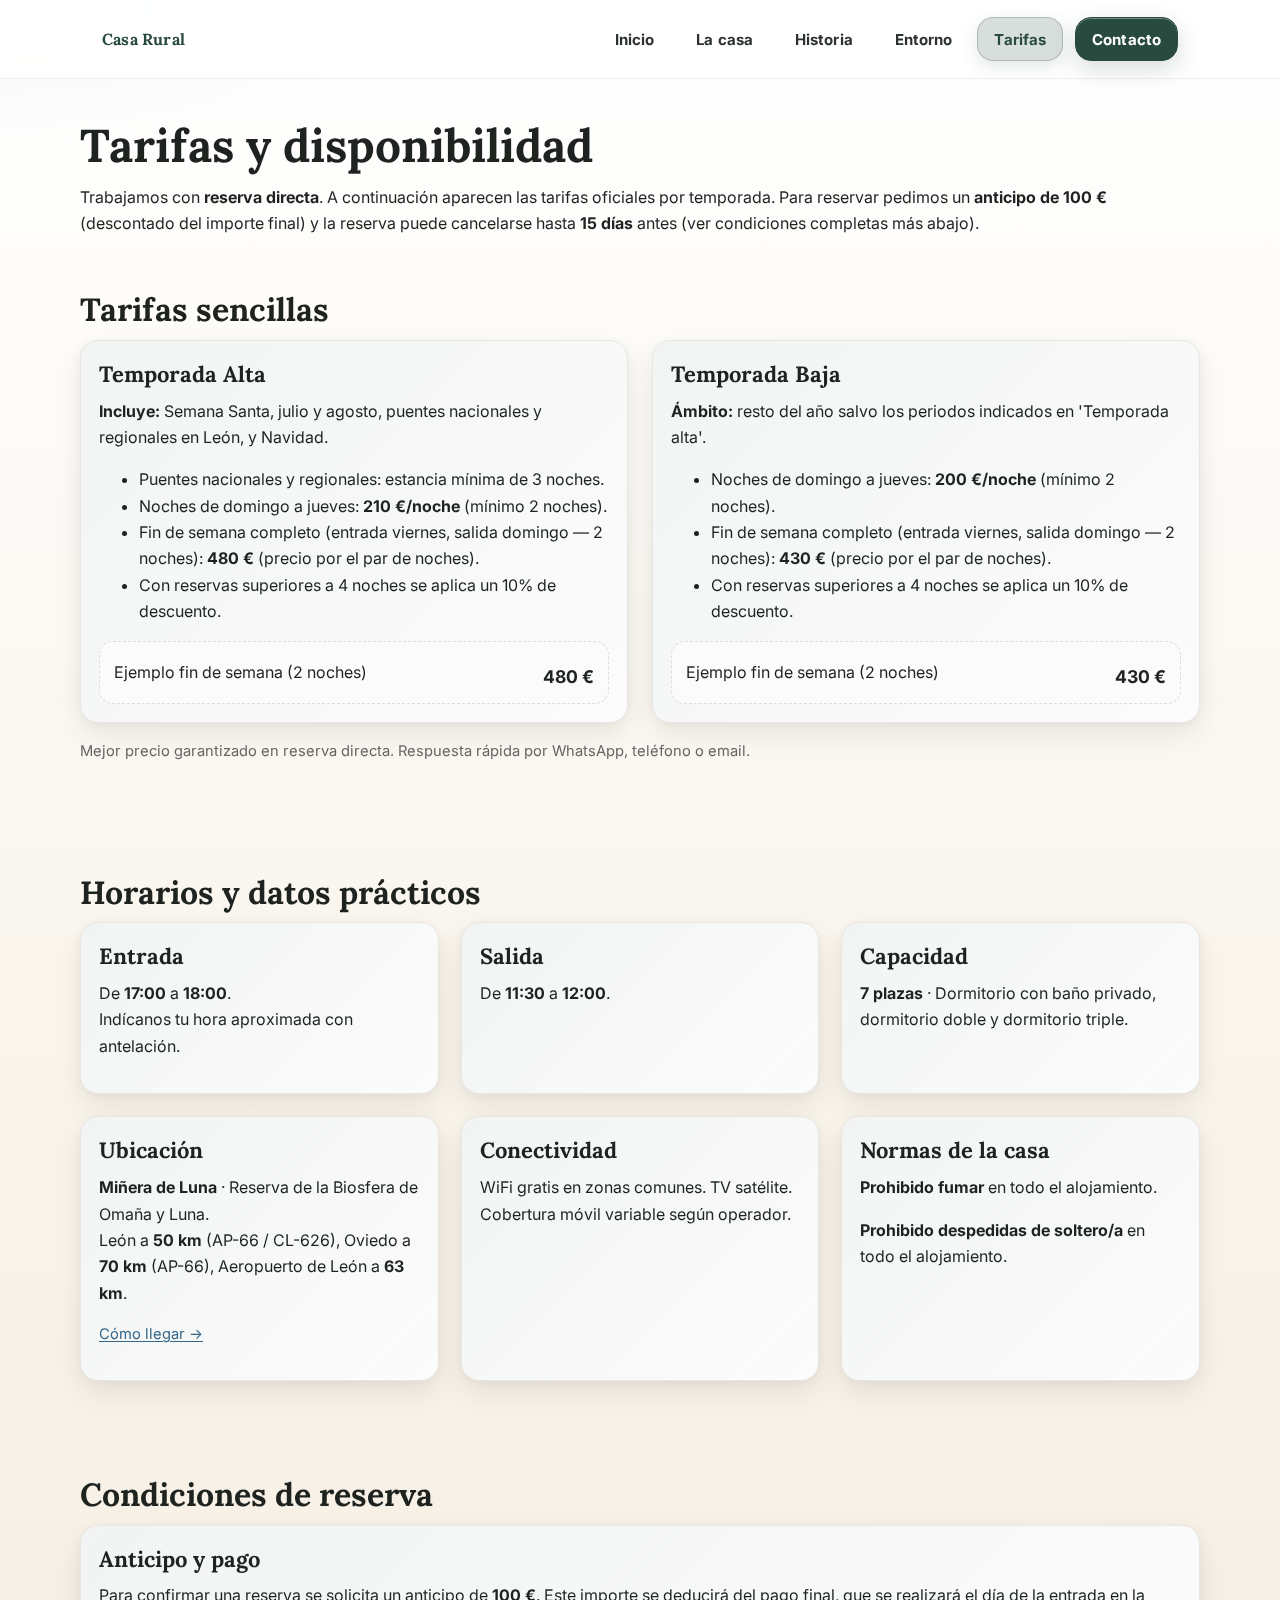
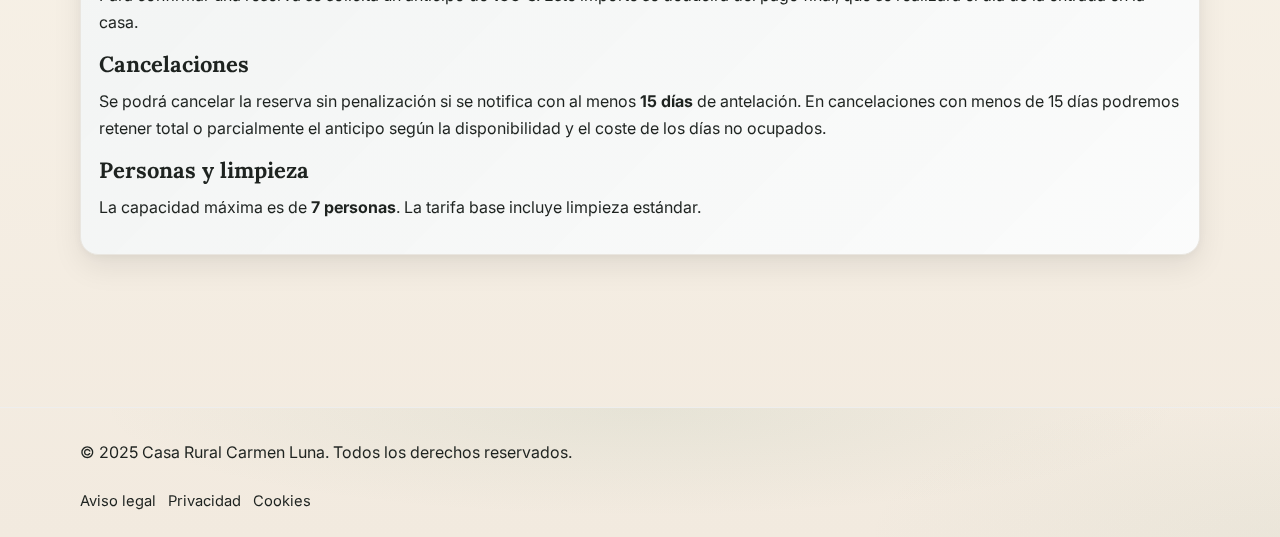
<file: tarifas.html>
<!doctype html>
<html lang="es">
<head>
  <meta charset="utf-8">
  <meta name="viewport" content="width=device-width, initial-scale=1">
  <title>Tarifas y disponibilidad · Casa Rural Carmen Luna</title>
  <meta name="description" content="Tarifas actualizadas Casa Rural Carmen Luna. Temporada baja: noches entre semana 200 €/noche, fin de semana 430 € (2 noches). Temporada alta: noches entre semana 210 €/noche, fin de semana 240 €/noche.">
  <meta property="og:title" content="Tarifas y disponibilidad · Casa Rural Carmen Luna">
  <meta property="og:description" content="Consulta precios y disponibilidad. Depósito 100 € para reservar. Cancelación hasta 15 días antes.">
  <meta property="og:type" content="website">
  <meta property="og:locale" content="es_ES">
  <link rel="preconnect" href="https://fonts.googleapis.com">
  <link rel="preconnect" href="https://fonts.gstatic.com" crossorigin>
  <link href="https://fonts.googleapis.com/css2?family=Lora:wght@400;600&family=Inter:wght@400;600&display=swap" rel="stylesheet">
  <link rel="stylesheet" href="/assets/css/styles.css?v=4">
  <link rel="icon" href="/assets/img/favicon.ico">
  <style>
    /* Rejilla ancha para las tarjetas de tarifas (2 columnas) */
    .tarifas-grid {
      display: grid;
      grid-template-columns: repeat(2, minmax(0, 1fr));
      gap: 24px;
      align-items: start;
    }
    @media (max-width: 880px) {
      .tarifas-grid { grid-template-columns: 1fr; }
    }
  </style>
</head>
<body>
  <header class="site-header">
    <div class="container nav">
      <a class="brand" href="/">Casa Rural</a>
      <nav>
        <a class="nav-link" href="/">Inicio</a>
        <a class="nav-link" href="/casa.html">La casa</a>
        <a class="nav-link" href="/historia.html">Historia</a>
        <a class="nav-link" href="/entorno.html">Entorno</a>
        <a class="nav-link active" href="/tarifas.html">Tarifas</a>
        <a class="nav-link btn" href="/contacto/">Contacto</a>
      </nav>
    </div>
  </header>

  <main class="container section">
    <h1>Tarifas y disponibilidad</h1>

    <p>Trabajamos con <strong>reserva directa</strong>. A continuación aparecen las tarifas oficiales por temporada. Para reservar pedimos un <strong>anticipo de 100&nbsp;€</strong> (descontado del importe final) y la reserva puede cancelarse hasta <strong>15 días</strong> antes (ver condiciones completas más abajo).</p>

    <!-- BLOQUE TARIFAS ORIENTATIVAS/CTA (AHORA 2 TARJETAS MÁS ANCHAS) -->
    <section class="section" aria-labelledby="consulta">
      <h2 id="consulta">Tarifas sencillas</h2>

      <div class="tarifas-grid">

        <div class="card">
          <h3>Temporada Alta</h3>
          <p><strong>Incluye:</strong> Semana Santa, julio y agosto, puentes nacionales y regionales en León, y Navidad.</p>
          <ul>
            <li>Puentes nacionales y regionales: estancia mínima de 3 noches.</li>
            <li>Noches de domingo a jueves: <strong>210&nbsp;€/noche</strong> (mínimo 2 noches).</li>
            <li>Fin de semana completo (entrada viernes, salida domingo — 2 noches): <strong>480&nbsp;€</strong> (precio por el par de noches).</li>
            <li>Con reservas superiores a 4 noches se aplica un 10% de descuento.</li>
          </ul>
          <div class="price" style="margin-top:12px;">
            <span>Ejemplo fin de semana (2 noches)</span>
            <strong style="display:block; margin-top:8px;">480&nbsp;€</strong>
          </div>
        </div>

        <div class="card">
          <h3>Temporada Baja</h3>
          <p><strong>Ámbito:</strong> resto del año salvo los periodos indicados en 'Temporada alta'.</p>
          <ul>
            <li>Noches de domingo a jueves: <strong>200&nbsp;€/noche</strong> (mínimo 2 noches).</li>
            <li>Fin de semana completo (entrada viernes, salida domingo — 2 noches): <strong>430&nbsp;€</strong> (precio por el par de noches).</li>
            <li>Con reservas superiores a 4 noches se aplica un 10% de descuento.</li>
          </ul>
          <div class="price" style="margin-top:12px;">
            <span>Ejemplo fin de semana (2 noches)</span>
            <strong style="display:block; margin-top:8px;">430&nbsp;€</strong>
          </div>
        </div>
      </div>

      <p class="fine" style="margin-top:16px;">Mejor precio garantizado en reserva directa. Respuesta rápida por WhatsApp, teléfono o email.</p>
    </section>

    <!-- HORARIOS Y DATOS PRÁCTICOS -->
    <section class="section" aria-labelledby="horarios">
      <h2 id="horarios">Horarios y datos prácticos</h2>
      <div class="grid-3">
        <div class="card">
          <h3>Entrada</h3>
          <p>De <strong>17:00</strong> a <strong>18:00</strong>.<br>Indícanos tu hora aproximada con antelación.</p>
        </div>
        <div class="card">
          <h3>Salida</h3>
          <p>De <strong>11:30</strong> a <strong>12:00</strong>.</p>
        </div>
        <div class="card">
          <h3>Capacidad</h3>
          <p><strong>7 plazas</strong> · Dormitorio con baño privado, dormitorio doble y dormitorio triple.</p>
        </div>
        <div class="card">
          <h3>Ubicación</h3>
          <p><strong>Miñera de Luna</strong> · Reserva de la Biosfera de Omaña y Luna.<br>
            León a <strong>50 km</strong> (AP-66 / CL-626), Oviedo a <strong>70 km</strong> (AP-66), Aeropuerto de León a <strong>63 km</strong>.
          </p>
          <p class="fine"><a class="more" href="/contacto/#como-llegar">Cómo llegar →</a></p>
        </div>
        <div class="card">
          <h3>Conectividad</h3>
          <p>WiFi gratis en zonas comunes. TV satélite. Cobertura móvil variable según operador.</p>
        </div>
        <div class="card">
          <h3>Normas de la casa</h3>
          <p><strong>Prohibido fumar</strong> en todo el alojamiento.</p>
          <p><strong>Prohibido despedidas de soltero/a</strong> en todo el alojamiento.</p>
        </div>
      </div>
    </section>

    <!-- CONDICIONES DETALLADAS (se mantiene más abajo) -->
    <section class="section" aria-labelledby="condiciones">
      <h2 id="condiciones">Condiciones de reserva</h2>
      <div class="card">
        <h3>Anticipo y pago</h3>
        <p>Para confirmar una reserva se solicita un anticipo de <strong>100&nbsp;€</strong>. Este importe se deducirá del pago final, que se realizará el día de la entrada en la casa.</p>

        <h3>Cancelaciones</h3>
        <p>Se podrá cancelar la reserva sin penalización si se notifica con al menos <strong>15 días</strong> de antelación. En cancelaciones con menos de 15 días podremos retener total o parcialmente el anticipo según la disponibilidad y el coste de los días no ocupados.</p>

        <h3>Personas y limpieza</h3>
        <p>La capacidad máxima es de <strong>7 personas</strong>. La tarifa base incluye limpieza estándar.</p>
      </div>
    </section>

  </main>

  <footer class="site-footer">
    <div class="container">
      <p>© 2025 Casa Rural Carmen Luna. Todos los derechos reservados.</p>
      <nav aria-label="Información legal">
        <a href="/aviso-legal.html">Aviso legal</a>
        <a href="/privacidad.html">Privacidad</a>
        <a href="/cookies.html">Cookies</a>
      </nav>
    </div>
  </footer>

  <script src="/assets/js/main.js"></script>
</body>
</html>
</file>
<file: assets/css/styles.css>
/* ------------------------------------------------------------------
   Casa Rural Carmen Luna · styles.css
   Tema: Montaña (piedra, madera, pino, lago) — limpio, cálido, competitivo
   Mantiene compatibilidad con tu HTML existente.
-------------------------------------------------------------------*/

/* =Variables de tema */
:root{
  /* Colores base */
  --stone:#7f7567;              /* piedra templada */
  --wood:#8b5e3c;               /* madera envejecida */
  --pine:#284a3f;               /* verde pino (principal) */
  --sage:#759b7d;               /* verde salvia (acento) */
  --lake:#36678a;               /* azul embalse (links) */
  --cream:#f5efe6;              /* crema cálida (fondos) */
  --snow:#fbf9f6;               /* casi blanco para paneles */
  --ink:#1e2320;                /* texto */
  --muted:#6b6f6c;

  /* Estados */
  --success:#2c7a7b;
  --warn:#b7791f;

  /* Sombra, radios, contenedor */
  --shadow:0 12px 30px rgba(0,0,0,.08), 0 2px 8px rgba(0,0,0,.04);
  --inner:inset 0 1px 0 rgba(255,255,255,.35);
  --radius:18px;
  --radius-lg:24px;
  --container:1120px;
  --space: clamp(12px, 2.2vw, 22px);

  /* Gradientes */
  --g-wood:linear-gradient(135deg, rgba(139,94,60,.18), rgba(139,94,60,.04));
  --g-pine:linear-gradient(135deg, rgba(40,74,63,.12), rgba(40,74,63,.04));
  --g-cream:linear-gradient(180deg, #faf6f0 0%, #f1eadf 100%);
}

/* =Reset y base tipográfica */
*{box-sizing:border-box}
html,body{margin:0;padding:0}
html{scroll-behavior:smooth}
body{
  font-family:Inter,system-ui,-apple-system,Segoe UI,Roboto,sans-serif;
  color:var(--ink); background:#fff; line-height:1.65;
  text-rendering:optimizeLegibility; -webkit-font-smoothing:antialiased;
}
h1,h2,h3{font-family:Lora,Georgia,serif; line-height:1.24; margin:0 0 .6rem}
h1{font-size:clamp(28px,4.2vw,46px)}
h2{font-size:clamp(22px,2.6vw,32px)}
h3{font-size:clamp(18px,2vw,22px)}
p{margin:.4rem 0 1rem}
small,.fine{color:var(--muted); font-size:.94rem}
img{max-width:100%; border-radius:var(--radius)}
a{color:var(--lake); text-underline-offset:2px}

/* =Contenedor */
.container{max-width:var(--container); margin:0 auto; padding:0 var(--space)}

/* =Header */
.site-header{
  position:sticky; top:0; z-index:50;
  backdrop-filter:saturate(160%) blur(10px);
  background:rgba(255,255,255,.88);
  border-bottom:1px solid #eee;
}
.nav{display:flex; align-items:center; justify-content:space-between; height:68px}
.brand{
  font-weight:800; text-decoration:none; letter-spacing:.2px;
  color:var(--pine);
  font-family:Lora,Georgia,serif;
}
nav{display:flex; gap:8px; align-items:center; flex-wrap:wrap}
.nav-link{
  color:#3e423f; text-decoration:none; padding:8px 12px; border-radius:12px; transition:.2s;
}
.nav-link:hover{background:#f3f3f3}
.nav-link.active{background:rgba(40,74,63,.12); color:var(--pine)}
.nav .btn{margin-left:4px}

/* =Botones */
.btn{
  display:inline-block; padding:10px 16px; border-radius:14px; text-decoration:none;
  border:1px solid #dcdcdc; transition:transform .08s ease, box-shadow .25s, background .25s, color .25s;
  box-shadow:var(--inner);
}
.btn:active{transform:translateY(1px)}
.btn.primary{background:var(--pine); border-color:var(--pine); color:#fff; box-shadow:var(--shadow)}
.btn.primary:hover{filter:brightness(1.04)}
.btn.ghost{background:#fff; color:var(--pine); border-color:var(--pine)}
.btn.ghost:hover{background:rgba(40,74,63,.06)}
.btn.warning{background:var(--warn); border-color:var(--warn); color:#fff}
.btn.block{display:flex; justify-content:center; width:100%}

/* Accesibilidad botones y enlaces */
a:focus-visible,.btn:focus-visible{outline:3px solid #bcd; outline-offset:2px}

/* =Hero (con foto de montaña + panel “cristal rural”) */
.hero{background:var(--cream)}
.hero-image{
  position:relative; isolation:isolate; color:#17201b; background:#ddd;
  background-size:cover; background-position:center center;
}
.hero-image::before{
  /* Scrim suave en diagonal con pino y transparente para legibilidad */
  content:""; position:absolute; inset:0; z-index:0;
  background:
    radial-gradient(1200px 400px at 10% 85%, rgba(245,239,230,.85), rgba(245,239,230,.55) 60%, transparent 100%),
    linear-gradient(120deg, rgba(40,74,63,.10) 0%, rgba(40,74,63,.00) 60%);
}
.hero .hero-inner{padding:74px 0 56px; min-height:48vh; display:flex; align-items:flex-end; position:relative; z-index:1}
.hero-panel{
  display:inline-block;
  background:color-mix(in srgb, var(--snow) 92%, transparent);
  border:1px solid rgba(0,0,0,.06);
  border-radius:var(--radius-lg);
  padding:20px 22px;
  box-shadow:var(--shadow);
  max-width:min(760px, 94%);
  backdrop-filter:blur(3px) saturate(110%);
}
.hero h1{margin:0 0 .35rem}
.hero p{max-width:62ch; margin:0 0 .8rem}
.hero-ctas{display:flex; gap:12px}

/* =Hero secundario para páginas interiores */
.page-hero{
  position:relative;
  display:flex;
  align-items:flex-end;
  padding:clamp(120px, 26vw, 240px) 0 clamp(68px, 14vw, 140px);
  color:#f5f3ee;
  overflow:hidden;
  margin-bottom:clamp(32px, 8vw, 80px);
}
.page-hero::before{
  content:"";
  position:absolute;
  inset:-2px;
  background-image:var(--hero-bg);
  background-size:cover;
  background-position:center;
  filter:saturate(1.1);
  z-index:0;
}
.page-hero::after{
  content:"";
  position:absolute;
  inset:0;
  background:linear-gradient(120deg, rgba(15,31,27,.85) 0%, rgba(15,31,27,.62) 55%, rgba(15,31,27,.45) 100%);
  z-index:0;
}
.page-hero .container{
  position:relative;
  z-index:1;
  max-width:min(760px, 92%);
}
.page-hero h1{margin-bottom:1.1rem; font-size:clamp(32px, 5vw, 52px);}
.page-hero p{color:color-mix(in srgb, #ffffff 88%, transparent); max-width:68ch; margin-bottom:1rem;}

/* =Secciones con imagen de fondo integrada */
.section.scenic{
  position:relative;
  color:#f5f3ee;
  overflow:hidden;
}
.section.scenic::before{
  content:"";
  position:absolute;
  inset:-2px;
  background:
    linear-gradient(135deg, rgba(16,32,27,.82), rgba(16,32,27,.58)),
    var(--section-bg);
  background-size:cover;
  background-position:center;
  filter:saturate(1.05);
  z-index:0;
}
.section.scenic > .container{
  position:relative;
  z-index:1;
}
.section.scenic h2{color:inherit;}
.section.scenic p,
.section.scenic li,
.section.scenic .fine{color:color-mix(in srgb, #ffffff 84%, transparent);}
.section.scenic a{color:color-mix(in srgb, #ffffff 92%, var(--cream) 8%);}
.section.scenic .card{
  background:rgba(255,255,255,.14);
  border-color:rgba(255,255,255,.32);
  box-shadow:0 24px 48px rgba(0,0,0,.28);
  color:#fff;
  backdrop-filter:blur(4px);
}
.section.scenic .card h3{color:#fff;}
.section.scenic .card p,
.section.scenic .card li{color:color-mix(in srgb, #ffffff 88%, transparent);}
.section.scenic .card .fine{color:color-mix(in srgb, #ffffff 72%, transparent);}

/* =Secciones, tarjetas y rejillas */
.section{padding:38px 0 56px}
.section.alt{background:var(--g-cream)}
.grid-3{display:grid; grid-template-columns:repeat(3,1fr); gap:var(--space)}
.features .grid-3{margin:32px 0 48px}
.card{
  padding:18px; border:1px solid #e9e6e0; border-radius:var(--radius);
  background:#fff; box-shadow:var(--shadow);
  background-image:var(--g-pine);
}
.card h3{margin-top:2px}

/* Listas con hoja (opcional: añade class .leaf-list al <ul>) */
.leaf-list{list-style:none; padding-left:0; margin:0}
.leaf-list li{
  padding-left:28px; position:relative; margin:.5rem 0;
}
.leaf-list li::before{
  content:""; position:absolute; left:0; top:.25rem; width:18px; height:18px;
  background: currentColor;
  -webkit-mask: url('data:image/svg+xml;utf8,<svg xmlns="http://www.w3.org/2000/svg" fill=\"%23000\" viewBox=\"0 0 24 24\"><path d=\"M12 2c5.5 0 10 4.5 10 10 0 3.9-2.2 7.3-5.5 9-1.7-2.4-3.9-4.1-6.6-5 2.5-1.1 4.9-3.5 6-6-2.6 2.1-6.2 3.6-9.9 3.8C6.4 7.5 9 2 12 2z\"/></svg>') center/contain no-repeat;
  mask: url('data:image/svg+xml;utf8,<svg xmlns="http://www.w3.org/2000/svg" fill=\"%23000\" viewBox=\"0 0 24 24\"><path d=\"M12 2c5.5 0 10 4.5 10 10 0 3.9-2.2 7.3-5.5 9-1.7-2.4-3.9-4.1-6.6-5 2.5-1.1 4.9-3.5 6-6-2.6 2.1-6.2 3.6-9.9 3.8C6.4 7.5 9 2 12 2z\"/></svg>') center/contain no-repeat;
  opacity:.8;
}

/* =Galería */
#galeria-casa{display:flex; flex-direction:column; gap:56px}
.gallery-section h3{margin-bottom:.3rem}
.gallery-intro{margin:0 0 1.2rem; color:var(--muted)}
.gallery{display:grid; grid-template-columns:repeat(3,1fr); gap:var(--space)}
.gallery a{display:block; border-radius:var(--radius); overflow:hidden; position:relative}
.gallery img{
  width:100%; height:230px; object-fit:cover; transition:transform .55s ease, filter .35s;
}
.gallery a:hover img{transform:scale(1.035); filter:brightness(1.05)}
.badge{
  position:absolute; left:12px; top:12px; padding:4px 8px; border-radius:12px;
  background:rgba(40,74,63,.85); color:#fff; font-size:.82rem; letter-spacing:.2px;
}

/* =Bloques de precio/booking */
.booking{display:grid; gap:12px; max-width:520px}
.field-row{display:grid; gap:12px}
.field-row.two{grid-template-columns:repeat(2,1fr)}
.field-row.three{grid-template-columns:repeat(3,1fr)}
.price{
  display:flex; justify-content:space-between; align-items:center;
  padding:12px 14px; border:1px dashed #ddd; border-radius:14px; background:#fbfbfb
}
.price strong{font-size:1.1rem}

/* =Formularios */
form label{display:flex; flex-direction:column; gap:6px; font-weight:600; color:#2b312e}
form label.checkbox{flex-direction:row; align-items:flex-start; gap:10px; font-weight:500}
form label.checkbox input{margin-top:4px}
input, select, textarea{
  font:inherit; padding:10px 12px; border-radius:12px; border:1px solid #d9d6cf; background:#fff;
  transition:border-color .2s, box-shadow .2s, background .2s;
}
input::placeholder,textarea::placeholder{color:#9aa29e}
input:focus,select:focus,textarea:focus{
  outline:none; border-color:var(--pine); box-shadow:0 0 0 3px color-mix(in srgb, var(--pine) 20%, transparent);
}
textarea{resize:vertical}

/* =Footer */
.site-footer{border-top:1px solid #eee; margin-top:40px; background: radial-gradient(1200px 200px at 50% 0%, rgba(40,74,63,.06), transparent 60%)}
.site-footer .container{padding:24px 0; display:flex; flex-direction:column; gap:8px}
.site-footer nav{display:flex; flex-wrap:wrap; gap:12px; font-size:.92rem}
.site-footer nav a{color:inherit; text-decoration:none}
.site-footer nav a:hover,.site-footer nav a:focus-visible{text-decoration:underline}
.fine{color:#666; font-size:.92rem}

/* =Utilidades de layout/tema */
.kicker{font-weight:700; letter-spacing:.12em; text-transform:uppercase; color:var(--sage); font-size:.8rem}
.muted{color:var(--muted)}
.center{display:grid; place-items:center}
.visually-hidden{position:absolute; width:1px; height:1px; padding:0; margin:-1px; overflow:hidden; clip:rect(0,0,0,0); white-space:nowrap; border:0}
.sticky-cta{
  position:sticky; bottom:16px; z-index:30; padding:12px; border-radius:16px;
  background:rgba(255,255,255,.9); backdrop-filter:blur(8px); border:1px solid #e9e6e0; box-shadow:var(--shadow);
}

/* Páginas legales: ancho más estrecho y texto centrado en móvil */
.legal-page main{max-width:860px; margin:0 auto;}
.legal-page main h1,.legal-page main h2{letter-spacing:-.01em;}
.legal-page main ul{padding-left:1rem;}
@media (max-width: 768px){
  .legal-page main{ text-align:center; }
  .legal-page main ul{ list-style-position:inside; padding-left:0; }
  .legal-page main li{ margin-bottom:8px; }
}

/* =Accesibilidad y movimiento reducido */
:focus-visible{outline:3px solid #bcd; outline-offset:2px}
@media (prefers-reduced-motion: reduce){
  *{transition:none !important; animation:none !important}
}

/* =Dark mode (auto) */
@media (prefers-color-scheme: dark){
  :root{
    --cream:#171a18; --snow:#1b1f1c; --ink:#eaece9; --muted:#9aa29e;
  }
  body{background:#0f1211}
  .site-header{background:rgba(18,22,20,.7); border-color:#223;}
  .card{background:#141816; border-color:#222; background-image:none}
  .hero-panel{background:rgba(27,31,28,.82); border-color:#222}
  .nav-link{color:#dfe3e0}
  .nav-link.active{background:rgba(117,155,125,.18); color:#dfe3e0}
  input,select,textarea{background:#121513; border-color:#2a2f2c; color:#eaece9}
  .price{background:#111514; border-color:#2a2f2c}
  .site-footer{background: radial-gradient(1200px 200px at 50% 0%, rgba(117,155,125,.08), transparent 60%)}
}

/* =Responsive */
@media (max-width:1120px){
  .container{padding:0 calc(var(--space) * .9)}
}
@media (max-width:920px){
  .features .grid-3,.grid-3{grid-template-columns:1fr}
  .gallery{grid-template-columns:1fr}
  .hero .hero-inner{padding:56px 0 36px}
  .hero-panel{max-width:96%}
}
@media (max-width:560px){
  .nav{height:auto; padding:10px 0; gap:8px}
  .brand{font-size:1.08rem}
  .btn{padding:10px 14px}
  .gallery img{height:200px}
}
/* ====== TEMA CLARO FIJO (sin dark mode) ================================== */
/* Forzamos esquema claro del navegador */
:root{ color-scheme: light; }

/* Fondo claro con matiz beis + detalle verde muy suave */
body{
  background:#faf6ef; /* base beis */
  background-image:
    radial-gradient(700px 240px at 0% 0%, rgba(117,155,125,.08), transparent 60%),     /* bruma verde clara esquina sup-izda */
    radial-gradient(700px 240px at 100% 100%, rgba(117,155,125,.06), transparent 60%), /* bruma verde clara esquina inf-dcha */
    linear-gradient(180deg, #ffffff 0%, #f9f4ea 55%, #f2eadf 100%);                    /* beis suave vertical */
}

/* Panel del héroe ligeramente más claro, sin oscurecer la foto */
.hero-image::before{
  content:""; position:absolute; inset:0; z-index:0;
  background:
    radial-gradient(1200px 420px at 10% 85%, rgba(255,255,255,.88), rgba(250,246,239,.70) 60%, transparent 100%),
    linear-gradient(120deg, rgba(40,74,63,.06) 0%, rgba(40,74,63,.00) 60%);
}

/* Tarjetas y superficies claras */
.card{
  background:#fff;
  background-image: linear-gradient(135deg, rgba(40,74,63,.06), rgba(40,74,63,.02));
  border-color:#e9e6e0;
}

/* Footer con detalle claro (verde muy sutil arriba) */
.site-footer{
  background: radial-gradient(900px 180px at 50% 0%, rgba(117,155,125,.10), transparent 60%);
}

/* Enlaces activos del menú: verde pino sutil sobre claro */
.nav-link.active{ background:rgba(40,74,63,.10); color:#284a3f }

/* ====== ANULAMOS “modo oscuro” previo (si existiera en tu CSS) ============ */
/* Si tu hoja tenía un bloque @media (prefers-color-scheme: dark),
   lo neutralizamos forzando los colores claros aquí. */
@media (prefers-color-scheme: dark){
  body{ background:#faf6ef; color:#1e2320; }
  .site-header{ background:rgba(255,255,255,.88); border-color:#eee; }
  .hero-panel{ background:rgba(255,255,255,.92); border-color:rgba(0,0,0,.06); }
  .card{ background:#ffffff; border-color:#e9e6e0; }
  .nav-link{ color:#3e423f; }
  input,select,textarea{ background:#fff; border-color:#d9d6cf; color:#1e2320; }
  .price{ background:#fbfbfb; border-color:#ddd; }
}
/* ==================== NAV: botones superiores más llamativos ==================== */
.nav{ height:78px; }

/* Aumentamos tamaño, peso y área clicable (WCAG: 44px) */
.nav-link,
.nav .btn{
  display:inline-flex; align-items:center; justify-content:center;
  font-weight:700;
  font-size:clamp(15px, 1.15vw, 17px);
  padding:12px 16px;
  min-height:44px;
  border-radius:16px;
  line-height:1;
  letter-spacing:.1px;
  transition:transform .08s ease, box-shadow .25s, background .25s, color .25s, border-color .25s;
}

/* Enlaces normales del menú */
.nav-link{
  color:#2b312e;
  background:transparent;
  border:1px solid transparent;
}
.nav-link:hover{
  background:rgba(40,74,63,.10);
  transform:translateY(-1px);
}
.nav-link:active{ transform:translateY(0); }
.nav-link.active{
  background:rgba(40,74,63,.18);
  border-color:rgba(40,74,63,.24);
  color:var(--pine);
  box-shadow:0 6px 18px rgba(40,74,63,.12);
}

/* CTA de la derecha (“Contacto”) – estilo botón primario siempre visible */
.nav .btn{
  background:var(--pine);
  color:#fff;
  border:1px solid var(--pine);
  box-shadow:0 8px 24px rgba(40,74,63,.18), inset 0 1px 0 rgba(255,255,255,.35);
}
.nav .btn:hover{
  filter:brightness(1.08);
  transform:translateY(-1px);
}
.nav .btn:active{ transform:translateY(0); }

/* Pulso sutil para atraer la vista (desactivable quitando este bloque) */
.nav .btn{
  position:relative;
  isolation:isolate;
}
.nav .btn::after{
  content:"";
  position:absolute; inset:-6px; border-radius:20px; z-index:-1;
  box-shadow:0 0 0 0 rgba(40,74,63,.28);
  animation:navPulse 2.6s ease-in-out infinite;
}
@keyframes navPulse{
  0%   { box-shadow:0 0 0 0 rgba(40,74,63,.25) }
  70%  { box-shadow:0 0 0 12px rgba(40,74,63,0) }
  100% { box-shadow:0 0 0 0 rgba(40,74,63,0) }
}

/* Responsive: en pantallas pequeñas quepan mejor y sigan siendo grandes */
@media (max-width:920px){
  nav{ gap:6px }
  .nav-link, .nav .btn{ padding:12px 14px }
}
@media (max-width:560px){
  .nav{ padding:8px 0; gap:6px }
  .nav-link, .nav .btn{ font-size:16px; }
}

/* =================== Mobile polish: más aire y legibilidad =================== */
@media (max-width: 768px){
  /* Contenedor y tipografía */
  body{ font-size:15px; }
  .container{ padding:0 calc(var(--space) * .9); }
  h1{ font-size:clamp(26px, 6.6vw, 34px); }
  h2{ font-size:clamp(20px, 5.4vw, 26px); }
  p{ line-height:1.6; }
  .section{ padding:28px 0 40px; }

  /* Menú: envuelto en dos filas, centrado y sin scroll horizontal */
  .nav{ flex-direction:column; align-items:center; height:auto; gap:10px; padding:10px 0; }
  .nav > nav{ width:100%; display:flex; flex-wrap:wrap; justify-content:center; gap:8px; }
  .nav-link, .nav .btn{ flex:1 1 calc(50% - 10px); text-align:center; padding:10px 12px; font-size:15px; min-height:42px; border-radius:14px; }
  .nav .btn::after{ display:none; }

  /* Hero menos alto y panel centrado */
  .hero .hero-inner{ padding:38px 0 26px; min-height:auto; }
  .hero-panel{ max-width:100%; padding:16px; text-align:center; }
  .hero-ctas{ flex-direction:column; gap:10px; }
  .hero-ctas .btn{ width:100%; justify-content:center; }

  /* Rejillas: una sola columna y más separación */
  .grid-3{ grid-template-columns:1fr; gap: calc(var(--space) * 1.15); }

  /* Tarjetas con más aire */
  .card{ padding:16px; border-radius:16px; }

  /* Galería más baja para que respiren las fotos */
  .gallery img{ height: 180px; }
  #galeria-casa{ gap:36px; }
  .gallery-intro{ margin-bottom:.6rem; }

  /* Formularios cómodos y botones grandes */
  .booking{ max-width:none; }
  .field-row.two,.field-row.three{ grid-template-columns:1fr; }
  .card .btn{ width:100%; } /* hace los botones de tarjetas y CTAs a todo el ancho */

  /* Si algún elemento usa "grid-column: span 2" (como el formulario), forzamos 1 col en móvil */
  .grid-3 > [style*="span 2"]{ grid-column: auto !important; }

  /* Bloques de CTA en fila responsiva */
  .cta-row{ display:flex; gap:10px; flex-direction:column; }
  .cta-row .btn{ flex:1; width:100%; }

  /* Footer centrado y con enlaces agrupados */
  .site-footer .container{ align-items:center; text-align:center; }
  .site-footer nav{ justify-content:center; }
}

/* Un pelín más de aire aún en móviles muy pequeños */
@media (max-width: 420px){
  .container{ padding:0 calc(var(--space) * .7); }
  .gallery img{ height: 170px; }
}

@media (max-width:768px){
  .calendar-embed{ height:520px !important; }
}
@media (max-width:420px){
  .calendar-embed{ height:460px !important; }
}
/* ==== CABECERA MÓVIL: 1 fila, sin solapes, scroll horizontal cómodo ==== */
@supports(padding: max(0px)) {
  .site-header { padding-top: env(safe-area-inset-top); }
}

@media (max-width: 760px){
  /* Header compacto */
  .site-header{
    backdrop-filter:saturate(160%) blur(10px);
    background:rgba(255,255,255,.92);
    border-bottom:1px solid #ece8e1;
  }
  .nav{
    height:auto;
    padding:10px var(--space);
    gap:10px;
    align-items:center;
  }

  /* Marca en una sola línea (no partir “Casa Rural”) */
  .brand{
    white-space:nowrap;
    font-size:1.05rem;
    line-height:1;
    margin-right:6px;
  }

  /* Menú: dos filas centradas y sin desplazamiento lateral */
  .nav > nav{
    display:flex;
    flex-wrap:wrap;
    justify-content:center;
    gap:8px;
    overflow:visible;
  }

  /* Pills compactos y centrados */
  .nav-link,
  .nav .btn{
    flex:1 1 calc(50% - 10px);
    min-height:42px;
    padding:10px 12px;
    border-radius:14px;
    font-size:15px;
    line-height:1;
  }

  /* Quitamos el efecto “pulse” para que no invada otros pills */
  .nav .btn::after{ display:none; }

  /* Activo/hover más limpio, sin sombra grande */
  .nav-link.active{
    background:rgba(40,74,63,.14);
    border:1px solid rgba(40,74,63,.22);
    box-shadow:none;
    color:var(--pine);
  }
  .nav-link:hover{ background:rgba(40,74,63,.10); }

  /* Evitar que la cabecera tape el inicio del contenido en anclas */
  :target{ scroll-margin-top: 70px; }
}
</file>
